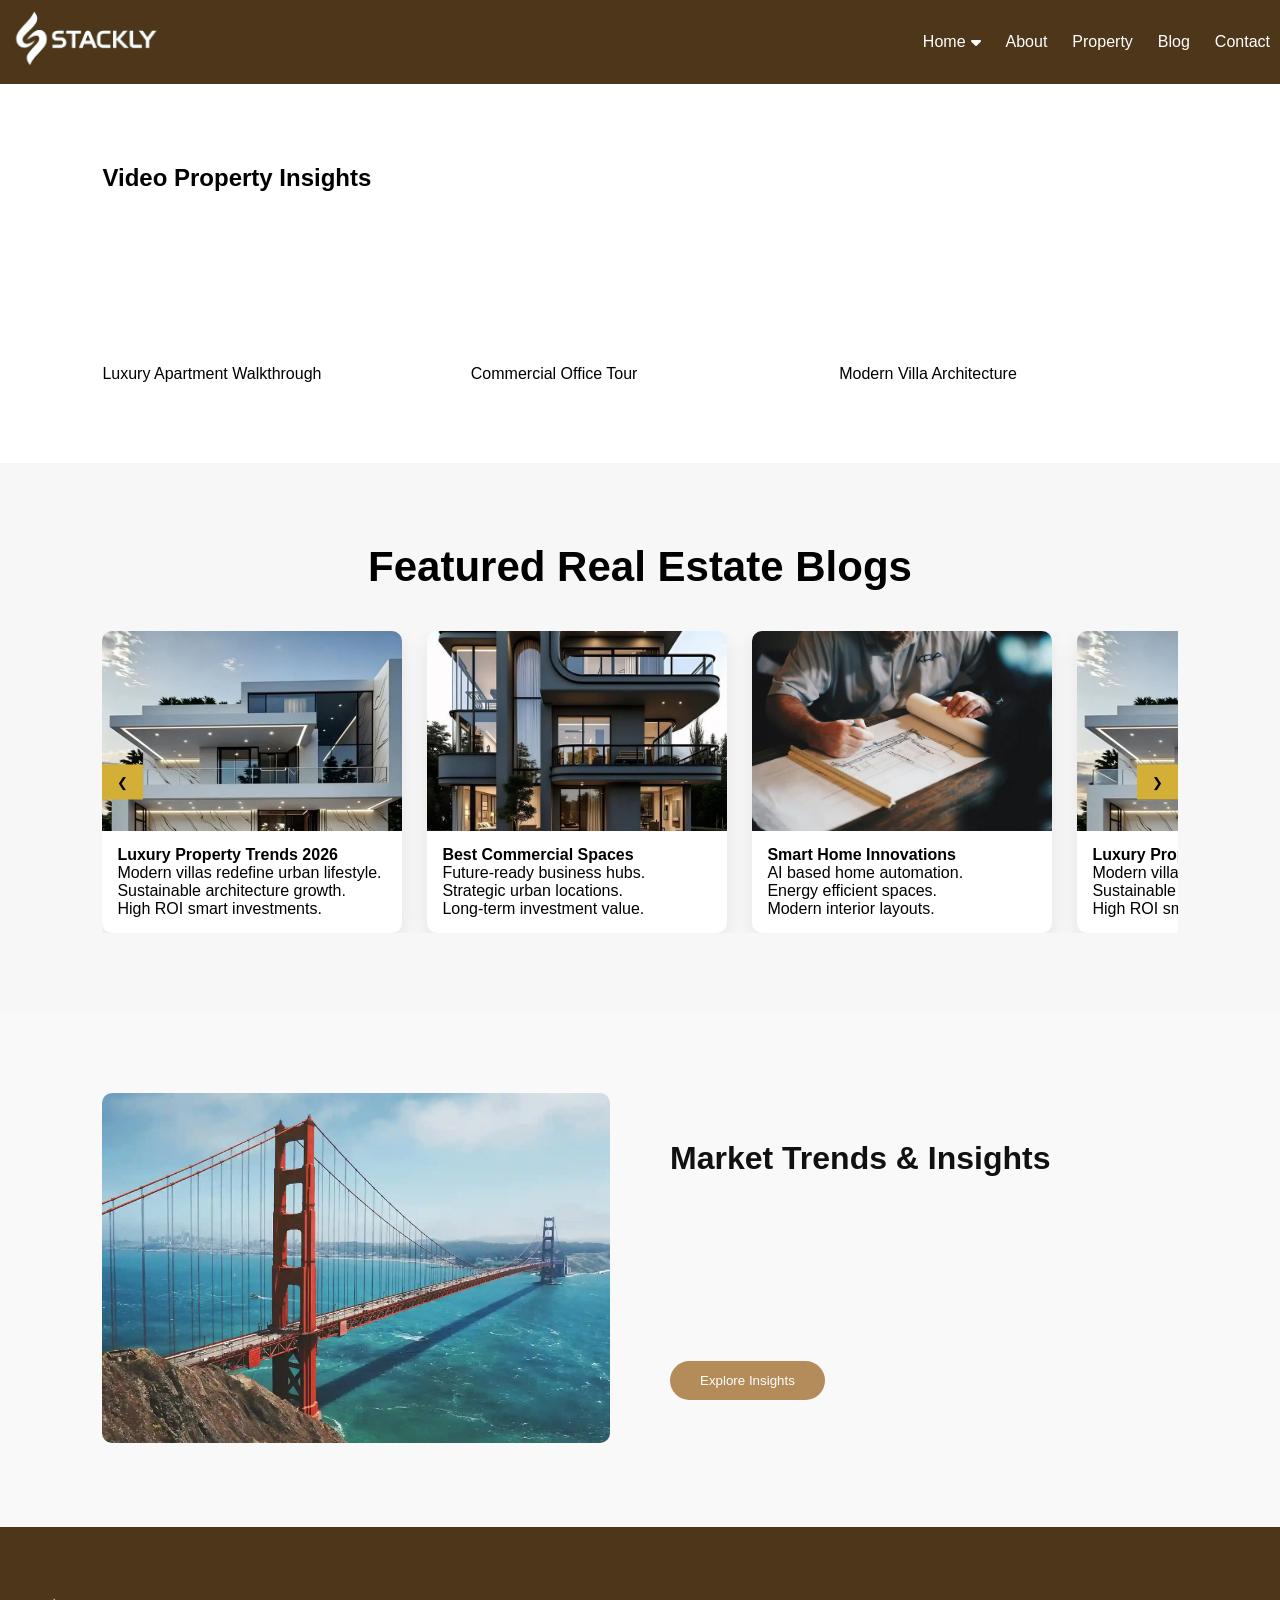
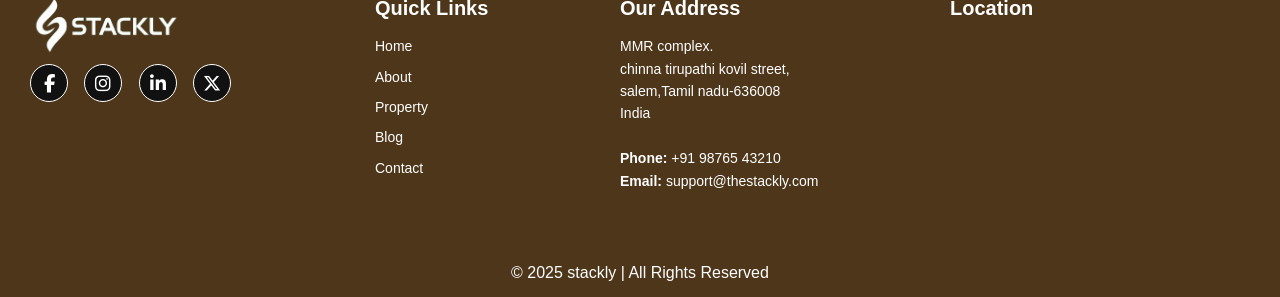
<file: blog.html>
<!DOCTYPE html>
<html lang="en">
<head>
    <meta charset="UTF-8">
    <meta name="viewport" content="width=device-width, initial-scale=1.0">
    <title>Real Estate</title>
    <!-- CSS Files -->
    <link rel="stylesheet" href="./style1.css">
    
    <link rel="stylesheet" href="https://cdnjs.cloudflare.com/ajax/libs/font-awesome/6.5.0/css/all.min.css">
</head>
<body>
    <!-- ================= HEADER ================= -->
    <header class="header">
        <a href="home2.html">   
            <img src="./white.webp" alt="Stackly Logo" style="height: 60px; ">
          </a> 
        <!-- div class="logo">Tech<span>Solutions</span></div> -->

        <!-- Navigation -->
        <nav class="navbar">
            <ul class="nav-links" >

                <li class="dropdown">
                    <a href="javascript:void(0)" class="dropdown-btn">Home <i class="fa-solid fa-caret-down"></i></a>
                
                    <ul class="dropdown-content">
                        <li><a href="./index.html">Home 1</a></li>
                        <li><a href="./home2.html">Home 2</a></li>
                    </ul>
                </li>
                

                <li><a href="./about1.html">About</a></li>
                <li><a href="./property.html">Property</a></li>
                <li><a href="./blog.html">Blog</a></li>
                <li><a href="./contact1.html">Contact</a></li>
                

            </ul>
        </nav>

        <!-- Toggle -->
        <div class="menu-toggle" id="menu-toggle">
            <i class="fa-solid fa-bars"></i>
        </div>

    </header>
    
<section class="reblg6-video-section">

    <h2 class="reblg6-video-title">Video Property Insights</h2>
    
    <div class="reblg6-video-grid">
    
    <div class="reblg6-video-card reblg6-left">
    <video src="./real.mp4" muted autoplay loop></video>
    <p>Luxury Apartment Walkthrough</p>
    </div>
    
    <div class="reblg6-video-card reblg6-right">
    <video src="./business.mp4" muted autoplay loop></video>
    <p>Commercial Office Tour</p>
    </div>
    
    <div class="reblg6-video-card reblg6-top">
    <video src="./real.mp4" muted autoplay loop></video>
    <p>Modern Villa Architecture</p>
    </div>
    
    </div>
    </section>

<section class="fblog-slider-section">

    <h2 class="fblog-heading">Featured Real Estate Blogs</h2>
    
    <div class="fblog-slider">
    
    <button class="fblog-arrow fblog-prev">&#10094;</button>
    
    <div class="fblog-track">
    
    <!-- BLOG 1 -->
    <div class="fblog-card">
    <div class="fblog-img">
    <img src="./archi.webp">
    </div>
    <div class="fblog-content">
    <h4>Luxury Property Trends 2026</h4>
    <p class="fblog-line">Modern villas redefine urban lifestyle.</p>
    <p class="fblog-line">Sustainable architecture growth.</p>
    <p class="fblog-line">High ROI smart investments.</p>
    </div>
    </div>
    
    <!-- BLOG 2 -->
    <div class="fblog-card">
    <div class="fblog-img">
    <img src="./archi1.webp">
    </div>
    <div class="fblog-content">
    <h4>Best Commercial Spaces</h4>
    <p class="fblog-line">Future-ready business hubs.</p>
    <p class="fblog-line">Strategic urban locations.</p>
    <p class="fblog-line">Long-term investment value.</p>
    </div>
    </div>
    
    <!-- BLOG 3 -->
    <div class="fblog-card">
    <div class="fblog-img">
    <img src="./archi5.webp">
    </div>
    <div class="fblog-content">
    <h4>Smart Home Innovations</h4>
    <p class="fblog-line">AI based home automation.</p>
    <p class="fblog-line">Energy efficient spaces.</p>
    <p class="fblog-line">Modern interior layouts.</p>
    </div>
    </div>
    
    <!-- DUPLICATE BLOGS FOR LOOP -->
    <div class="fblog-card">
    <div class="fblog-img">
    <img src="./archi.webp">
    </div>
    <div class="fblog-content">
    <h4>Luxury Property Trends 2026</h4>
    <p class="fblog-line">Modern villas redefine urban lifestyle.</p>
    <p class="fblog-line">Sustainable architecture growth.</p>
    <p class="fblog-line">High ROI smart investments.</p>
    </div>
    </div>
    
    <div class="fblog-card">
    <div class="fblog-img">
    <img src="./archi1.webp">
    </div>
    <div class="fblog-content">
    <h4>Best Commercial Spaces</h4>
    <p class="fblog-line">Future-ready business hubs.</p>
    <p class="fblog-line">Strategic urban locations.</p>
    <p class="fblog-line">Long-term investment value.</p>
    </div>
    </div>
    
    </div>
    
    <button class="fblog-arrow fblog-next">&#10095;</button>
    
    </div>
    </section>

    <style>

        .fblog-slider-section{
        padding:80px 8%;
        background:#f7f7f7;
        overflow:hidden;
        }
        
        .fblog-heading{
        text-align:center;
        font-size:42px;
        margin-bottom:40px;
        }
        
        .fblog-slider{
        position:relative;
        overflow:hidden;
        }
        
        .fblog-track{
        display:flex;
        transition:0.6s;
        }
        
        .fblog-card{
        min-width:300px;
        margin-right:25px;
        background:#fff;
        border-radius:10px;
        overflow:hidden;
        box-shadow:0 8px 20px rgba(0,0,0,0.08);
        }
        
        .fblog-img{
        height:200px;
        overflow:hidden;
        }
        
        .fblog-img img{
        width:100%;
        height:100%;
        object-fit:cover;
        transition:0.5s;
        }
        
        .fblog-card:hover img{
        transform:scale(1.1);
        }
        
        .fblog-content{
        padding:15px;
        }
        
        .fblog-line{
        opacity:0;
        transform:translateY(20px);
        animation:fblogFade 0.6s forwards;
        }
        
        .fblog-line:nth-child(2){animation-delay:0.2s;}
        .fblog-line:nth-child(3){animation-delay:0.4s;}
        .fblog-line:nth-child(4){animation-delay:0.6s;}
        
        @keyframes fblogFade{
        to{
        opacity:1;
        transform:translateY(0);
        }
        }
        
        /* ARROWS */
        .fblog-arrow{
        position:absolute;
        top:50%;
        transform:translateY(-50%);
        background:#d4af37;
        color:#000;
        border:none;
        padding:10px 15px;
        cursor:pointer;
        z-index:10;
        }
        
        .fblog-prev{left:0;}
        .fblog-next{right:0;}
        
        /* RESPONSIVE */
        @media(max-width:992px){
        .fblog-card{
        min-width:260px;
        }
        }
        
        @media(max-width:600px){
        .fblog-card{
        min-width:90%;
        }
        .fblog-heading{
        font-size:26px;
        }
        }
        
        </style>

<script>

    const fblogTrack = document.querySelector('.fblog-track');
    const fblogNext = document.querySelector('.fblog-next');
    const fblogPrev = document.querySelector('.fblog-prev');
    
    let position = 0;
    
    function moveNext(){
    position -= 325;
    if(Math.abs(position) >= fblogTrack.scrollWidth/2){
    position = 0;
    }
    fblogTrack.style.transform = "translateX("+position+"px)";
    }
    
    function movePrev(){
    position += 325;
    if(position > 0){
    position = -(fblogTrack.scrollWidth/2);
    }
    fblogTrack.style.transform = "translateX("+position+"px)";
    }
    
    fblogNext.onclick = moveNext;
    fblogPrev.onclick = movePrev;
    
    /* AUTO SLIDE */
    setInterval(moveNext,3000);
    
    </script>





<!-- ================= MARKET TRENDS SECTION ================= -->
<section class="reblg6-trend-section">

    <div class="reblg6-trend-container">
  
      <!-- IMAGE -->
      <div class="reblg6-trend-img reveal-left">
        <img src="./urban.webp" alt="Market Trends">
      </div>
  
      <!-- CONTENT -->
      <div class="reblg6-trend-content reveal-right">
        <h2 class="reveal-top">Market Trends & Insights</h2>
  
        <ul>
          <li class="reveal-item">Chennai property price appreciation rising by 15% annually.</li>
          <li class="reveal-item">Demand for smart homes increased in urban zones.</li>
          <li class="reveal-item">Commercial real estate shows high ROI potential.</li>
          <li class="reveal-item">Sustainable architecture gaining buyer interest.</li>
        </ul>
  <a href="./404.html">
        <button class="trend-btn reveal-bottom">Explore Insights</button>
      </div></a>
  
    </div>
  
  </section>

<style>
    
/* ================= SECTION STYLING ================= */

.reblg6-trend-section {
  width: 100%;
  padding: 80px 8%;
  background: #f9f9f9;
  overflow: hidden;
}

.reblg6-trend-container {
  display: flex;
  align-items: center;
  justify-content: space-between;
  gap: 60px;
  flex-wrap: wrap;
}

/* ================= IMAGE ================= */

.reblg6-trend-img {
  flex: 1 1 45%;
  position: relative;
}

.reblg6-trend-img img {
  width: 100%;
  border-radius: 12px;
  transition: 0.6s ease;
  animation: floatImg 4s ease-in-out infinite;
}

.reblg6-trend-img:hover img {
  transform: scale(1.05);
}

/* Floating Animation */
@keyframes floatImg {
  0% { transform: translateY(0px); }
  50% { transform: translateY(-10px); }
  100% { transform: translateY(0px); }
}

/* ================= CONTENT ================= */

.reblg6-trend-content {
  flex: 1 1 45%;
}

.reblg6-trend-content h2 {
  font-size: 32px;
  margin-bottom: 20px;
  color: #111;
}

.reblg6-trend-content ul {
  list-style: none;
  padding: 0;
}

.reblg6-trend-content li {
  font-size: 18px;
  margin-bottom: 15px;
  padding-left: 25px;
  position: relative;
  opacity: 0;
  transform: translateX(30px);
}

.reblg6-trend-content li::before {
  content: "✔";
  position: absolute;
  left: 0;
  color: #b48c5a;
  font-weight: bold;
}

/* Button */
.trend-btn {
  margin-top: 20px;
  padding: 12px 30px;
  background: #b48c5a;
  color: #fff;
  border: none;
  border-radius: 30px;
  cursor: pointer;
  transition: 0.4s ease;
}

.trend-btn:hover {
  background: #000;
  transform: translateY(-3px);
}

/* ================= REVEAL ANIMATIONS ================= */

.reveal-left,
.reveal-right,
.reveal-top,
.reveal-bottom {
  opacity: 0;
  transition: all 1s ease;
}

.reveal-left { transform: translateX(-60px); }
.reveal-right { transform: translateX(60px); }
.reveal-top { transform: translateY(-40px); }
.reveal-bottom { transform: translateY(40px); }

.active {
  opacity: 1 !important;
  transform: translate(0,0) !important;
}

/* List stagger animation */
.reveal-item.active {
  opacity: 1;
  transform: translateX(0);
  transition: all 0.6s ease;
}

/* ================= RESPONSIVE ================= */

@media (max-width: 1024px) {
  .reblg6-trend-content h2 {
    font-size: 28px;
  }
}

@media (max-width: 768px) {
  .reblg6-trend-container {
    flex-direction: column;
  }

  .reblg6-trend-content h2 {
    font-size: 24px;
  }

  .reblg6-trend-content li {
    font-size: 16px;
  }
}
.reblg6-trend-section,
.reblg6-invest-section,
.reblg6-video-section{
padding:80px 8%;
overflow:hidden;
}

/* FLEX */
.reblg6-trend-container,
.reblg6-invest-container{
display:flex;
align-items:center;
gap:60px;
}

/* IMAGE */
.reblg6-trend-img,
.reblg6-invest-img{
flex:1;
opacity:0;
transition:1s;
}

.reblg6-trend-img img,
.reblg6-invest-img img{
width:100%;
height:350px;
object-fit:cover;
border-radius:10px;
transition:0.5s;
}

.reblg6-trend-img:hover img,
.reblg6-invest-img:hover img{
transform:scale(1.1);
}

/* CONTENT */
.reblg6-trend-content,
.reblg6-invest-content{
flex:1;
opacity:0;
transition:1s;
}

/* VIDEO */
.reblg6-video-grid{
display:grid;
grid-template-columns:repeat(3,1fr);
gap:30px;
}

.reblg6-video-card{
opacity:0;
transition:1s;
}

.reblg6-video-card video{
width:100%;
border-radius:10px;
transition:0.5s;
}

.reblg6-video-card:hover video{
transform:scale(1.05);
}

/* DIRECTIONS */
.reblg6-left{transform:translateX(-80px);}
.reblg6-right{transform:translateX(80px);}
.reblg6-top{transform:translateY(-80px);}
.reblg6-bottom{transform:translateY(80px);}

.reblg6-show{
opacity:1;
transform:translate(0);
}

/* RESPONSIVE */
@media(max-width:992px){
.reblg6-trend-container,
.reblg6-invest-container{
flex-direction:column;
}
.reblg6-video-grid{
grid-template-columns:repeat(2,1fr);
}
}

@media(max-width:600px){
.reblg6-video-grid{
grid-template-columns:1fr;
}
}

</style>

<script>

    const reblg6Items = document.querySelectorAll('.reblg6-left, .reblg6-right, .reblg6-top, .reblg6-bottom');
    
    window.addEventListener('scroll',()=>{
    
    reblg6Items.forEach((item,i)=>{
    
    let top = item.getBoundingClientRect().top;
    let win = window.innerHeight;
    
    if(top < win - 100){
    setTimeout(()=>{
    item.classList.add('reblg6-show');
    },i*200);
    }
    
    });
    
    });
    

const reveals = document.querySelectorAll(
  '.reveal-left, .reveal-right, .reveal-top, .reveal-bottom, .reveal-item'
);

function revealOnScroll() {
  const windowHeight = window.innerHeight;

  reveals.forEach((el, index) => {
    const elementTop = el.getBoundingClientRect().top;

    if (elementTop < windowHeight - 100) {
      if (el.classList.contains("reveal-item")) {
        setTimeout(() => {
          el.classList.add("active");
        }, index * 200);
      } else {
        el.classList.add("active");
      }
    }
  });
}

window.addEventListener("scroll", revealOnScroll);
window.addEventListener("load", revealOnScroll);
</script>
    </script>

   <!-- <footer> -->
    <footer class="footer">
        <div class="footer-container">
    
            <!-- Logo / About -->
            <div class="footer-box">
              <a href="./home2.html">
                <img src="./white.webp" alt="Stackly Logo" class="footer-logo"  style="height:60px;"></a>
   
               
                <!-- <p>We deliver secure, scalable and innovative IT services for global businesses.</p><br> -->
    
                <!-- Social Icons -->
                <div class="footer-social">
                    <a href="./404.html"><i class="fa-brands fa-facebook-f"></i></a>
                    <a href="./404.html"><i class="fa-brands fa-instagram"></i></a>
                    <a href="./404.html"><i class="fa-brands fa-linkedin-in"></i></a>
                    <a href="./404.html"><i class="fa-brands fa-x-twitter"></i></a>
                </div>
            </div>
    
            <!-- Quick Links -->
            <div class="footer-box">
                <h3>Quick Links</h3>
                <ul>
                    <li><a href="./home2.html">Home </a></li>
                    
                    <li><a href="./about1.html">About</a></li>
                <li><a href="./property.html">Property</a></li>
                <li><a href="./blog.html">Blog</a></li>
                <li><a href="./contact1.html">Contact</a></li>
                </ul>
            </div>
    
            <!-- Address -->
            <div class="footer-box">
                <h3>Our Address</h3>
                <p>
                    MMR complex.<br>
                    chinna tirupathi kovil street,<br>
                    salem,Tamil nadu-636008<br>
                    <!-- Bengaluru, Karnataka – 560066<br> -->
                    India<br><br>
    
                    <strong>Phone:</strong> +91 98765 43210<br>
                    <strong>Email:</strong> support@thestackly.com
                </p>
            </div>
    
            <!-- Google Map -->
            <div class="footer-box">
                <h3>Location</h3>
                <iframe 
                src="https://www.google.com/maps?q=Salem%20Tamil%20Nadu&output=embed"
                    allowfullscreen="" 
                    loading="lazy">
                </iframe>
            </div>
    
        </div>
    
        <div class="footer-bottom">
            <p>© 2025 stackly | All Rights Reserved</p>
        </div>
    </footer>
</file>
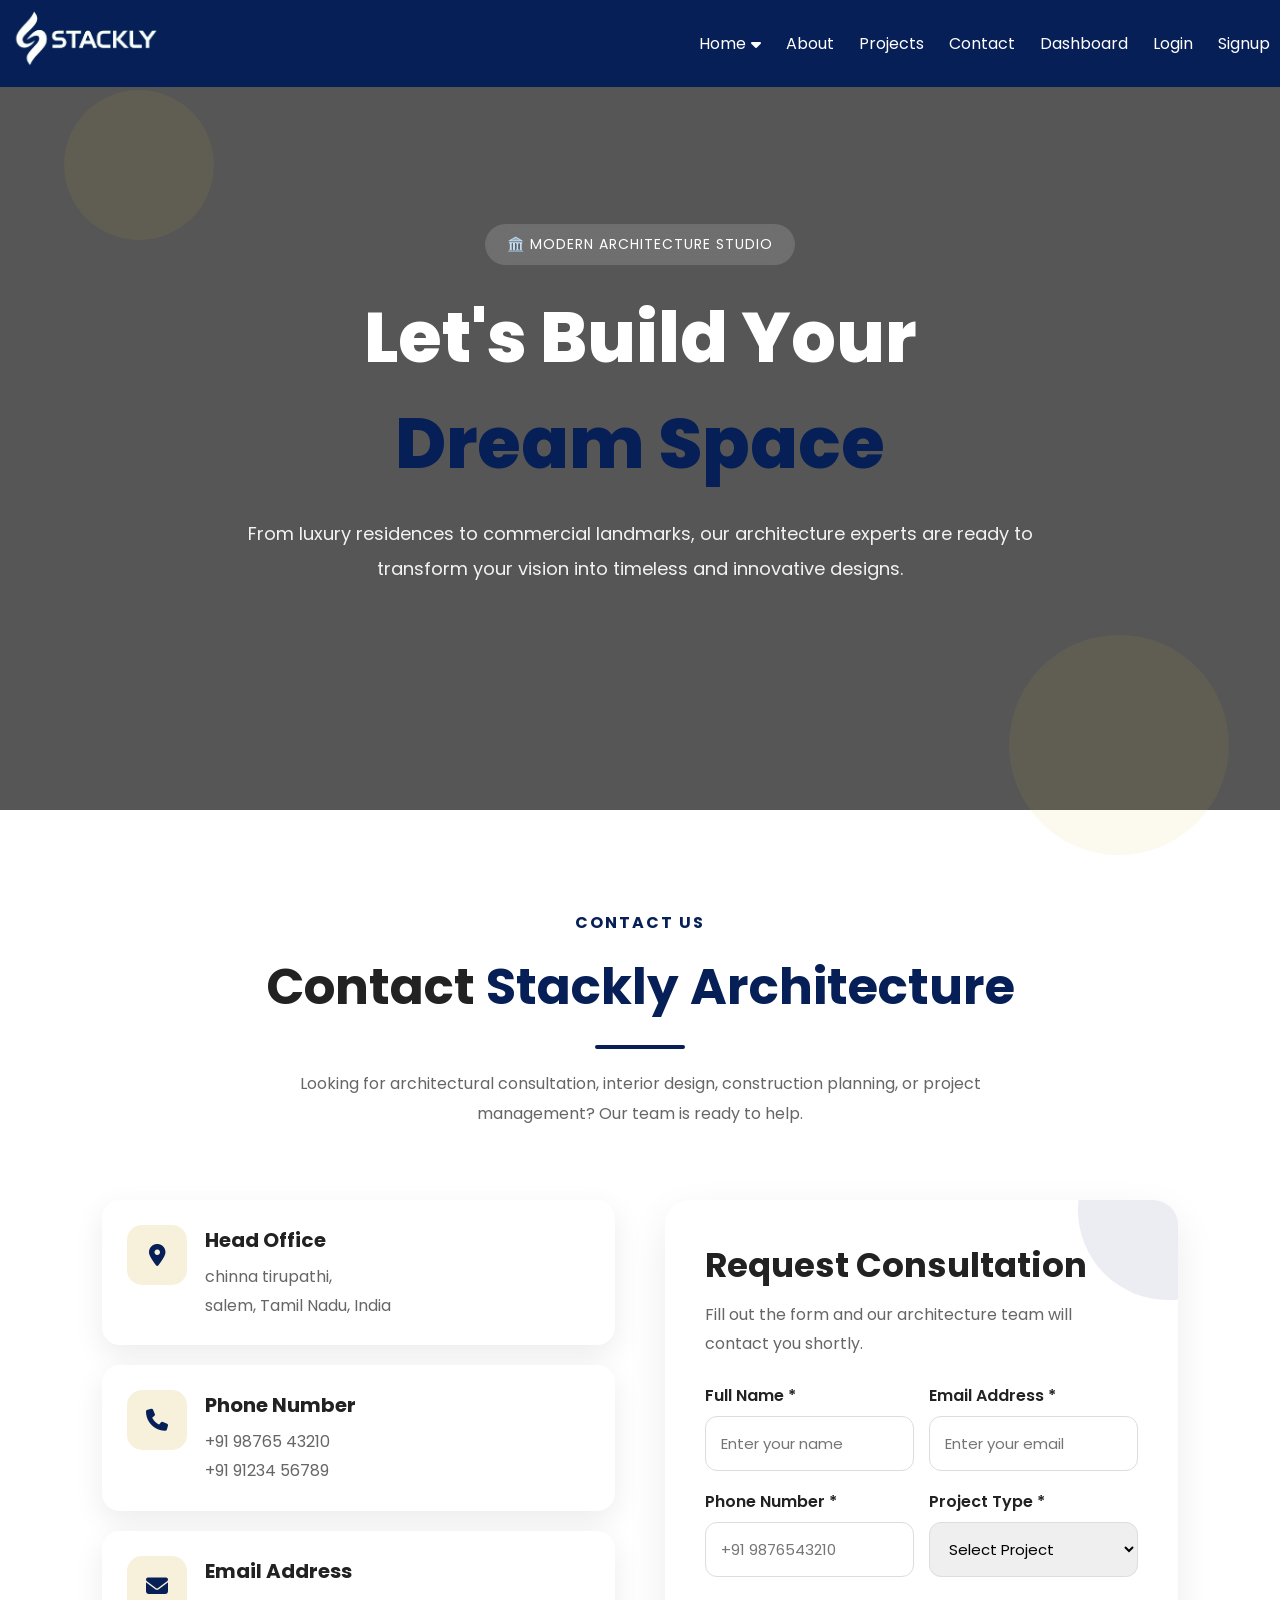
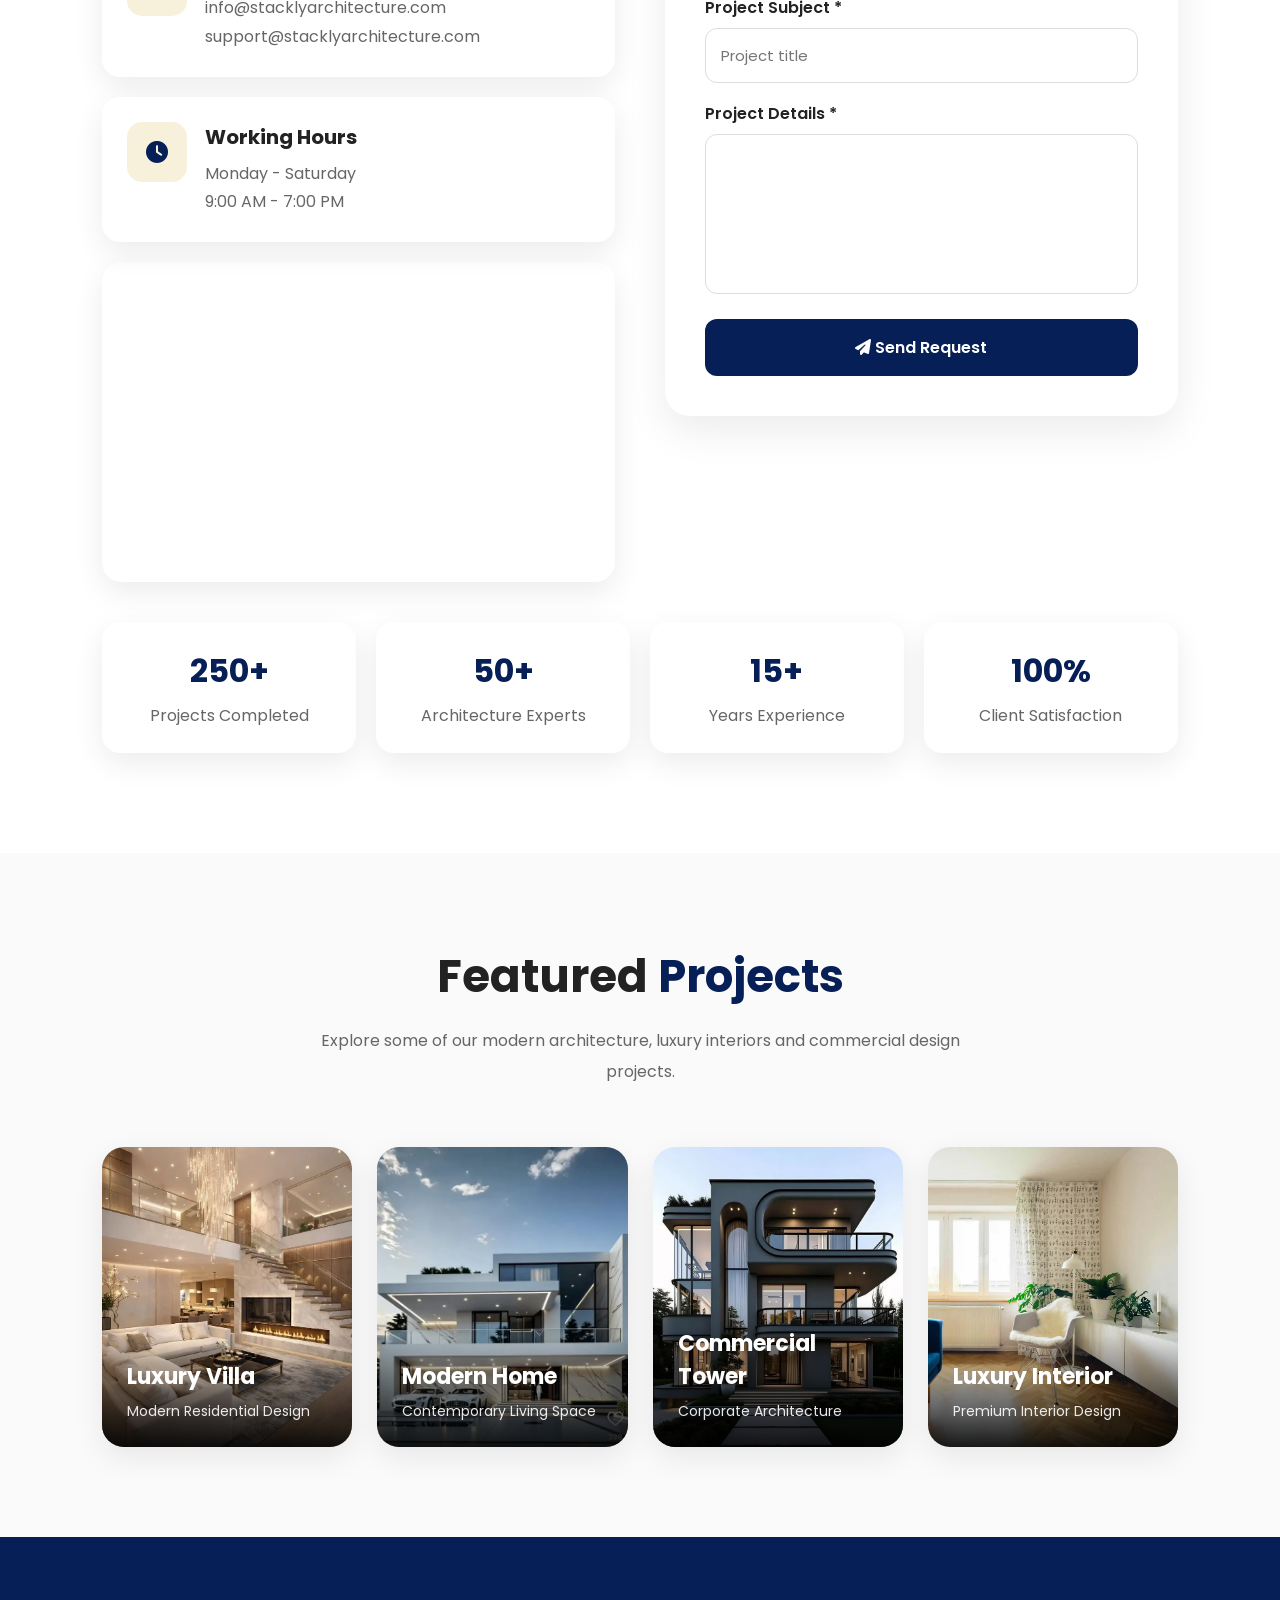
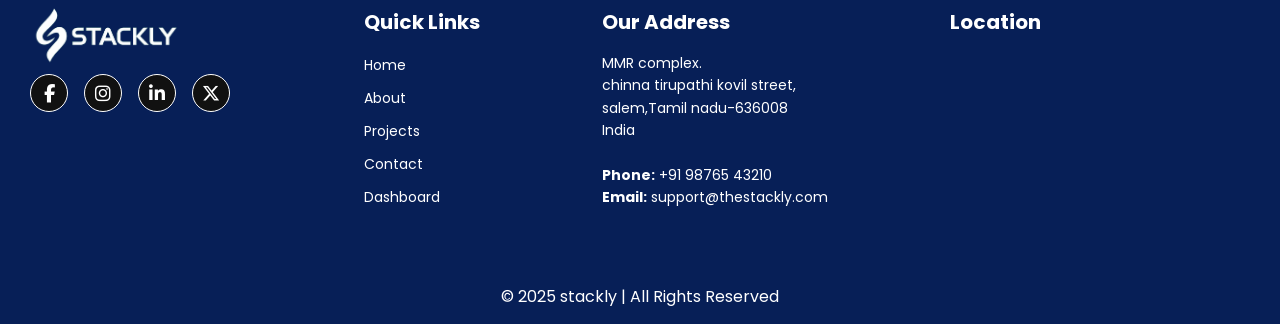
<file: contact.html>
<!DOCTYPE html>
<html lang="en">
<head>
    <meta charset="UTF-8">
    <meta name="viewport" content="width=device-width, initial-scale=1.0">
    <title>Architecture</title>
    <!-- CSS Files -->
    <link rel="stylesheet" href="./style.css">
    
    <link rel="stylesheet" href="https://cdnjs.cloudflare.com/ajax/libs/font-awesome/6.5.0/css/all.min.css">
</head>
<body>
    <!-- ================= HEADER ================= -->
    <header class="header">
        <a href="index.html">   
            <img src="./white.webp" alt="Stackly Logo" style="height: 60px; ">
          </a> 
        <!-- div class="logo">Tech<span>Solutions</span></div> -->

        <!-- Navigation -->
        <nav class="navbar">
            <ul class="nav-links" >

                <li class="dropdown">
                    <a href="javascript:void(0)" class="dropdown-btn">Home <i class="fa-solid fa-caret-down"></i></a>
                
                    <ul class="dropdown-content">
                        <li><a href="./index.html">Home 1</a></li>
                        <li><a href="./home2.html">Home 2</a></li>
                    </ul>
                </li>
                

                <li><a href="./about.html">About</a></li>
                <li><a href="./projects.html">Projects</a></li>
                <li><a href="./contact.html">Contact</a></li>
                <li><a href="./dashboard.html">Dashboard</a></li>
                <li><a href="./login.html">Login</a></li>
                <li><a href="./signup.html">Signup</a></li>
                

            </ul>
        </nav>

        <!-- Toggle -->
        <div class="menu-toggle" id="menu-toggle">
            <i class="fa-solid fa-bars"></i>
        </div>

    </header>
    
    <!DOCTYPE html>
    <html lang="en">
    <head>
    
    <meta charset="UTF-8">
    <meta name="viewport" content="width=device-width, initial-scale=1.0">
    
    <title>Stackly Architecture - Contact Us</title>
    
    <link href="https://fonts.googleapis.com/css2?family=Poppins:wght@300;400;500;600;700;800&display=swap" rel="stylesheet">
    
    <link rel="stylesheet"
    href="https://cdnjs.cloudflare.com/ajax/libs/font-awesome/6.4.0/css/all.min.css">
    
    <style>
    
    *{
    margin:0;
    padding:0;
    box-sizing:border-box;
    font-family:'Poppins',sans-serif;
    }
    
    html{
    scroll-behavior:smooth;
    }
    
    body{
    overflow-x:hidden;
    background:#f7f7f7;
    color:#222;
    }
    
    /* HERO SECTION */
    
    .hero-section{
    position:relative;
    height:90vh;
    display:flex;
    align-items:center;
    justify-content:center;
    text-align:center;
    overflow:hidden;
    }
    
    .hero-video{
    position:absolute;
    top:0;
    left:0;
    width:100%;
    height:100%;
    object-fit:cover;
    z-index:-3;
    }
    
    .hero-overlay{
    position:absolute;
    top:0;
    left:0;
    width:100%;
    height:100%;
    background:rgba(0,0,0,.65);
    z-index:-2;
    }
    
    .hero-content{
    max-width:850px;
    padding:20px;
    color:#fff;
    animation:fadeUp 1.2s ease;
    }
    
    .hero-badge{
    display:inline-block;
    padding:10px 22px;
    background:rgba(255,255,255,.15);
    backdrop-filter:blur(10px);
    border-radius:30px;
    margin-bottom:20px;
    font-size:14px;
    letter-spacing:1px;
    }
    
    .hero-content h1{
    font-size:70px;
    font-weight:800;
    margin-bottom:20px;
    }
    
    .hero-content h1 span{
    color:rgb(7, 31, 87);
    }
    
    .hero-content p{
    font-size:18px;
    line-height:1.9;
    color:#f2f2f2;
    }
    
    @keyframes fadeUp{
    
    from{
    opacity:0;
    transform:translateY(60px);
    }
    
    to{
    opacity:1;
    transform:translateY(0);
    }
    
    }
    
    /* CONTACT SECTION */
    
    .contact-section{
    padding:100px 8%;
    background:#fff;
    }
    
    .contact-header{
    text-align:center;
    margin-bottom:70px;
    }
    
    .contact-tag{
    display:inline-block;
    color:rgb(7, 31, 87);
    font-weight:700;
    letter-spacing:2px;
    margin-bottom:15px;
    }
    
    .contact-header h2{
    font-size:50px;
    margin-bottom:20px;
    }
    
    .contact-header h2 span{
    color:rgb(7, 31, 87);
    }
    
    .contact-line{
    width:90px;
    height:4px;
    background:rgb(7, 31, 87);
    margin:auto;
    border-radius:20px;
    margin-bottom:20px;
    }
    
    .contact-header p{
    max-width:750px;
    margin:auto;
    line-height:1.9;
    color:#666;
    }
    
    /* GRID */
    
    .contact-grid{
    display:grid;
    grid-template-columns:1fr 1fr;
    gap:50px;
    align-items:start;
    }
    
    /* LEFT SIDE */
    
    .contact-info{
    display:flex;
    flex-direction:column;
    gap:20px;
    }
    
    .contact-card{
    background:#fff;
    padding:25px;
    border-radius:18px;
    display:flex;
    gap:18px;
    align-items:flex-start;
    box-shadow:0 10px 30px rgba(0,0,0,.08);
    transition:.4s;
    }
    
    .contact-card:hover{
    transform:translateY(-8px);
    }
    
    .contact-icon{
    width:60px;
    height:60px;
    border-radius:15px;
    background:#f7f1dc;
    display:flex;
    align-items:center;
    justify-content:center;
    flex-shrink:0;
    }
    
    .contact-icon i{
    font-size:22px;
    color:rgb(7, 31, 87);
    }
    
    .contact-card h4{
    margin-bottom:8px;
    font-size:20px;
    }
    
    .contact-card p{
    line-height:1.8;
    color:#666;
    }
    
    /* MAP */
    
    .contact-map{
    height:320px;
    border-radius:20px;
    overflow:hidden;
    box-shadow:0 10px 30px rgba(0,0,0,.08);
    }
    
    /* STATS */
    
    .stats-row{
    display:grid;
    grid-template-columns:repeat(4,1fr);
    gap:20px;
    margin-top:40px;
    }
    
    .stat-box{
    background:#fff;
    padding:25px;
    text-align:center;
    border-radius:18px;
    box-shadow:0 10px 30px rgba(0,0,0,.08);
    transition:.4s;
    }
    
    .stat-box:hover{
    transform:translateY(-8px);
    }
    
    .stat-box h3{
    font-size:32px;
    color:rgb(7, 31, 87);
    margin-bottom:8px;
    }
    
    .stat-box p{
    color:#666;
    }

    /* RIGHT FORM */

.contact-form{
background:#fff;
padding:40px;
border-radius:25px;
box-shadow:0 15px 40px rgba(0,0,0,.08);
position:relative;
overflow:hidden;
}

.contact-form::before{
content:"";
position:absolute;
width:180px;
height:180px;
background:rgb(7, 31, 87);
opacity:.08;
border-radius:50%;
top:-80px;
right:-80px;
}

.contact-form h3{
font-size:34px;
margin-bottom:10px;
}

.contact-form p{
color:#666;
line-height:1.8;
margin-bottom:25px;
}

.form-grid{
display:grid;
grid-template-columns:1fr 1fr;
gap:15px;
}

.form-group{
margin-bottom:18px;
}

.form-group label{
display:block;
margin-bottom:8px;
font-weight:600;
}

.form-group input,
.form-group select,
.form-group textarea{
width:100%;
padding:15px;
border:1px solid #ddd;
border-radius:12px;
font-size:15px;
outline:none;
transition:.3s;
}

.form-group input:focus,
.form-group select:focus,
.form-group textarea:focus{
border-color:rgb(7, 31, 87);
box-shadow:0 0 0 3px rgba(212,175,55,.15);
}

.form-group textarea{
height:160px;
resize:none;
}

.contact-submit{
width:100%;
padding:16px;
border:none;
border-radius:12px;
background:rgb(7, 31, 87);
color:#fff;
font-size:16px;
font-weight:600;
cursor:pointer;
transition:.4s;
}

.contact-submit:hover{
transform:translateY(-4px);
}

#error{
margin:15px 0;
font-weight:600;
color:red;
}

/* GALLERY SECTION */

.gallery-section{
padding:90px 8%;
background:#fafafa;
}

.gallery-header{
text-align:center;
margin-bottom:60px;
}

.gallery-header h2{
font-size:45px;
margin-bottom:15px;
}

.gallery-header span{
color:rgb(7, 31, 87);
}

.gallery-header p{
max-width:700px;
margin:auto;
line-height:1.9;
color:#666;
}

.arch-gallery{
display:grid;
grid-template-columns:repeat(4,1fr);
gap:25px;
}

.gallery-card{
position:relative;
overflow:hidden;
border-radius:22px;
height:300px;
cursor:pointer;
box-shadow:0 10px 30px rgba(0,0,0,.08);
}

.gallery-card img{
width:100%;
height:100%;
object-fit:cover;
transition:1s;
}

.gallery-card:hover img{
transform:scale(1.15);
}

.gallery-overlay{
position:absolute;
bottom:0;
left:0;
width:100%;
padding:25px;
background:linear-gradient(
transparent,
rgba(0,0,0,.9)
);
color:#fff;
}

.gallery-overlay h4{
font-size:22px;
margin-bottom:8px;
}

.gallery-overlay p{
font-size:14px;
opacity:.9;
}

/* FLOATING SHAPES */

.shape{
position:absolute;
border-radius:50%;
background:rgba(212,175,55,.08);
animation:floatShape 8s ease-in-out infinite;
}

.shape1{
width:150px;
height:150px;
top:10%;
left:5%;
}

.shape2{
width:220px;
height:220px;
bottom:5%;
right:4%;
animation-delay:2s;
}

@keyframes floatShape{

0%,100%{
transform:translateY(0);
}

50%{
transform:translateY(-25px);
}

}

/* RESPONSIVE */

@media(max-width:1200px){

.arch-gallery{
grid-template-columns:repeat(2,1fr);
}

.stats-row{
grid-template-columns:repeat(2,1fr);
}

}

@media(max-width:992px){

.contact-grid{
grid-template-columns:1fr;
}

.hero-content h1{
font-size:55px;
}

}

@media(max-width:768px){

.hero-section{
height:75vh;
}

.hero-content h1{
font-size:40px;
}

.hero-content p{
font-size:15px;
}

.contact-header h2{
font-size:34px;
}

.gallery-header h2{
font-size:34px;
}

.form-grid{
grid-template-columns:1fr;
}

.arch-gallery{
grid-template-columns:1fr;
}

.stats-row{
grid-template-columns:1fr;
}

.contact-form{
padding:25px;
}

}

@media(max-width:480px){

.hero-content h1{
font-size:30px;
}

.contact-section,
.gallery-section{
padding:70px 20px;
}

.contact-card{
padding:20px;
}

}
</style>
</head>

<body>

<div class="shape shape1"></div>
<div class="shape shape2"></div>

<!-- HERO -->

<section class="hero-section">

<video autoplay muted loop playsinline class="hero-video">
<source src="./est.mp4" type="video/mp4">
</video>

<div class="hero-overlay"></div>

<div class="hero-content">

<div class="hero-badge">
🏛️ MODERN ARCHITECTURE STUDIO
</div>

<h1>
Let's Build Your
<span>Dream Space</span>
</h1>

<p>
From luxury residences to commercial landmarks,
our architecture experts are ready to transform
your vision into timeless and innovative designs.
</p>

</div>

</section>

<!-- CONTACT -->

<section class="contact-section">

<div class="contact-header">

<span class="contact-tag">
CONTACT US
</span>

<h2>
Contact <span>Stackly Architecture</span>
</h2>

<div class="contact-line"></div>

<p>
Looking for architectural consultation, interior design,
construction planning, or project management?
Our team is ready to help.
</p>

</div>

<div class="contact-grid">

<!-- LEFT INFO -->

<div class="contact-info">

<div class="contact-card">
<div class="contact-icon">
<i class="fa-solid fa-location-dot"></i>
</div>
<div>
<h4>Head Office</h4>
<p>
chinna tirupathi,<br>
salem, Tamil Nadu, India
</p>
</div>
</div>

<div class="contact-card">
<div class="contact-icon">
<i class="fa-solid fa-phone"></i>
</div>
<div>
<h4>Phone Number</h4>
<p>
+91 98765 43210<br>
+91 91234 56789
</p>
</div>
</div>

<div class="contact-card">
<div class="contact-icon">
<i class="fa-solid fa-envelope"></i>
</div>
<div>
<h4>Email Address</h4>
<p>
info@stacklyarchitecture.com<br>
support@stacklyarchitecture.com
</p>
</div>
</div>

<div class="contact-card">
<div class="contact-icon">
<i class="fa-solid fa-clock"></i>
</div>
<div>
<h4>Working Hours</h4>
<p>
Monday - Saturday<br>
9:00 AM - 7:00 PM
</p>
</div>
</div>

<div class="contact-map">

<iframe
src="https://www.google.com/maps?q=Salem%20Tamil%20Nadu&output=embed"
width="100%"
height="100%"
style="border:0;">
</iframe>

</div>

</div>

<!-- RIGHT FORM -->

<div class="contact-form">

<h3>Request Consultation</h3>

<p>
Fill out the form and our architecture team
will contact you shortly.
</p>

<form id="contactForm">

  <div class="form-grid">

    <div class="form-group">
    <label>Full Name *</label>
    <input
    type="text"
    id="name"
    placeholder="Enter your name">
    </div>
    
    <div class="form-group">
    <label>Email Address *</label>
    <input
    type="email"
    id="email"
    placeholder="Enter your email">
    </div>
    
    </div>
    
    <div class="form-grid">
    
    <div class="form-group">
    <label>Phone Number *</label>
    <input
    type="text"
    id="phone"
    placeholder="+91 9876543210">
    </div>
    
    <div class="form-group">
    <label>Project Type *</label>
    
    <select id="service">
    
    <option value="">
    Select Project
    </option>
    
    <option>Residential Design</option>
    <option>Commercial Building</option>
    <option>Interior Design</option>
    <option>Landscape Design</option>
    <option>Renovation Project</option>
    
    </select>
    
    </div>
    
    </div>
    
    <div class="form-group">
    
    <label>Project Subject *</label>
    
    <input
    type="text"
    id="subject"
    placeholder="Project title">
    
    </div>
    
    <div class="form-group">
    
    <label>Project Details *</label>
    
    <textarea
    id="message"
    placeholder="Tell us about your project">
    </textarea>
    
    </div>
    
    <p id="error"></p>
    
    <button
    type="submit"
    class="contact-submit">
    
    <i class="fa-solid fa-paper-plane"></i>
     Send Request
    
    </button>
    
    </form>
    
    </div>
    
    </div>
    
    <!-- STATS -->
    
    <div class="stats-row">
    
    <div class="stat-box">
    <h3>250+</h3>
    <p>Projects Completed</p>
    </div>
    
    <div class="stat-box">
    <h3>50+</h3>
    <p>Architecture Experts</p>
    </div>
    
    <div class="stat-box">
    <h3>15+</h3>
    <p>Years Experience</p>
    </div>
    
    <div class="stat-box">
    <h3>100%</h3>
    <p>Client Satisfaction</p>
    </div>
    
    </div>
    
    </section>
    
    <!-- GALLERY -->
    
    <section class="gallery-section">
    
    <div class="gallery-header">
    
    <h2>
    Featured <span>Projects</span>
    </h2>
    
    <p>
    Explore some of our modern architecture,
    luxury interiors and commercial design projects.
    </p>
    
    </div>
    
    <div class="arch-gallery">
    
    <div class="gallery-card">
    <img src="./lux.webp" alt="">
    <div class="gallery-overlay">
    <h4>Luxury Villa</h4>
    <p>Modern Residential Design</p>
    </div>
    </div>
    
    <div class="gallery-card">
    <img src="./archi.webp" alt="">
    <div class="gallery-overlay">
    <h4>Modern Home</h4>
    <p>Contemporary Living Space</p>
    </div>
    </div>
    
    <div class="gallery-card">
    <img src="./archi1.webp" alt="">
    <div class="gallery-overlay">
    <h4>Commercial Tower</h4>
    <p>Corporate Architecture</p>
    </div>
    </div>
    
    <div class="gallery-card">
    <img src="./interior.webp" alt="">
    <div class="gallery-overlay">
    <h4>Luxury Interior</h4>
    <p>Premium Interior Design</p>
    </div>
    </div>
    
    </div>
    
    </section>
    
    <script>
    
    document
    .getElementById("contactForm")
    .addEventListener("submit",function(e){
    
    e.preventDefault();
    
    let name=
    document.getElementById("name").value.trim();
    
    let email=
    document.getElementById("email").value.trim();
    
    let phone=
    document.getElementById("phone").value.trim();
    
    let service=
    document.getElementById("service").value.trim();
    
    let subject=
    document.getElementById("subject").value.trim();
    
    let message=
    document.getElementById("message").value.trim();
    
    let error=
    document.getElementById("error");
    
    let emailPattern=
    /^[^\s@]+@[^\s@]+\.[^\s@]+$/;
    
    let phonePattern=
    /^[0-9]{10}$/;
    
    if(
    name==="" ||
    email==="" ||
    phone==="" ||
    service==="" ||
    subject==="" ||
    message==="" ||
    !emailPattern.test(email) ||
    !phonePattern.test(phone)
    ){
    
    error.innerHTML=
    "Please fill details correctly";
    
    error.style.color="red";
    
    return;
    
    }
    
    window.location.href="404.html";
    
    });
    
    </script>
    
    </body>
    </html>
  <script src="./script.js"></script>

  
  
     <!-- <footer> -->
      <footer class="footer">
        <div class="footer-container">
    
            <!-- Logo / About -->
            <div class="footer-box">
              <a href="./index.html">
                <img src="./white.webp" alt="Stackly Logo" class="footer-logo"  style="height:60px;"></a>
   
               
                <!-- <p>We deliver secure, scalable and innovative IT services for global businesses.</p><br> -->
    
                <!-- Social Icons -->
                <div class="footer-social">
                    <a href="./404.html"><i class="fa-brands fa-facebook-f"></i></a>
                    <a href="./404.html"><i class="fa-brands fa-instagram"></i></a>
                    <a href="./404.html"><i class="fa-brands fa-linkedin-in"></i></a>
                    <a href="./404.html"><i class="fa-brands fa-x-twitter"></i></a>
                </div>
            </div>
            <!-- Quick Links -->
            <div class="footer-box">
                <h3>Quick Links</h3>
                <ul>
                    <li><a href="./index.html">Home </a></li>
                    <li><a href="./about.html">About</a></li>
                <li><a href="./projects.html">Projects</a></li>
                <li><a href="./contact.html">Contact</a></li>
                <li><a href="./dashboard.html">Dashboard</a></li>
                </ul>
            </div>
    
            <!-- Address -->
            <div class="footer-box">
                <h3>Our Address</h3>
                <p>
                    MMR complex.<br>
                    chinna tirupathi kovil street,<br>
                    salem,Tamil nadu-636008<br>
                    <!-- Bengaluru, Karnataka – 560066<br> -->
                    India<br><br>
    
                    <strong>Phone:</strong> +91 98765 43210<br>
                    <strong>Email:</strong> support@thestackly.com
                </p>
            </div>
    
            <!-- Google Map -->
            <div class="footer-box">
                <h3>Location</h3>
                <iframe 
                src="https://www.google.com/maps?q=Salem%20Tamil%20Nadu&output=embed"
                    allowfullscreen="" 
                    loading="lazy">
                </iframe>
            </div>
    
        </div>
    
        <div class="footer-bottom">
            <p>© 2025 stackly | All Rights Reserved</p>
        </div>
    </footer>       


<script src="./script.js"></script>
</file>
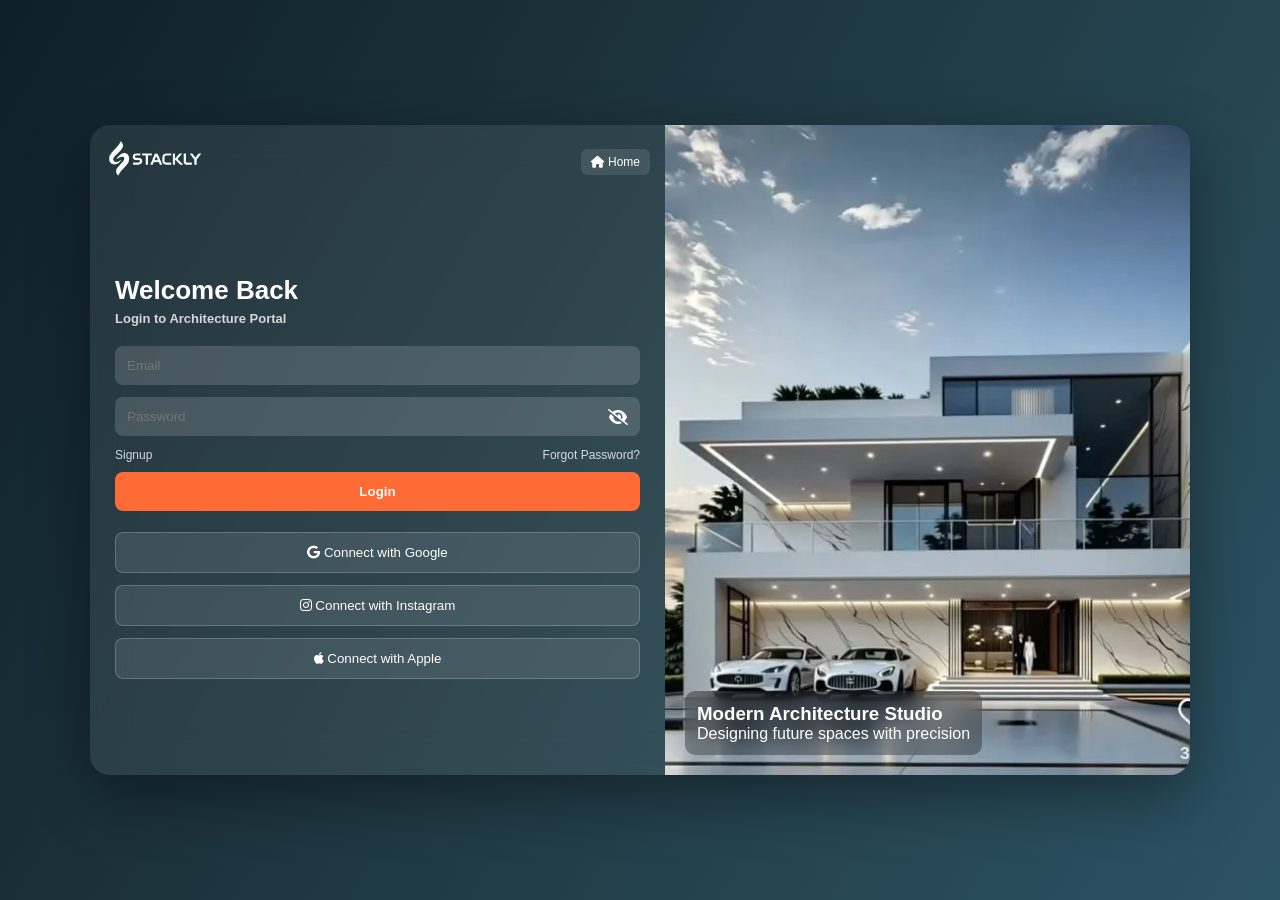
<file: login.html>
<!DOCTYPE html>
<html lang="en">
<head>
<meta charset="UTF-8">
<meta name="viewport" content="width=device-width, initial-scale=1.0">

<title>Stackly Magazine - Login</title>

<link rel="stylesheet"
href="https://cdnjs.cloudflare.com/ajax/libs/font-awesome/6.4.0/css/all.min.css">

<style>

/* ================= GLOBAL ================= */
*{
margin:0;
padding:0;
box-sizing:border-box;
font-family:'Poppins',sans-serif;
}

body{
min-height:100vh;
display:flex;
justify-content:center;
align-items:center;
overflow-x:hidden;
overflow-y:auto;   /* ✅ enables scrolling */
background:linear-gradient(120deg,#0f2027,#203a43,#2c5364);
}
/* ================= WRAPPER ================= */
.wrapper{
  
min-height:650px;
height:auto;   /* ✅ allows content growth */

width:92%;
max-width:1100px;
height:650px;
display:flex;
border-radius:20px;
overflow:hidden;
background:rgba(255,255,255,0.08);
backdrop-filter:blur(20px);
box-shadow:0 20px 60px rgba(0,0,0,0.4);
}

/* ================= LEFT ================= */
.left{
flex:1;
padding:25px;
color:#fff;
display:flex;
flex-direction:column;
justify-content:center;
position:relative;
}

/* TOP BAR */
.top-bar{
position:absolute;
top:15px;
left:15px;
right:15px;
display:flex;
justify-content:space-between;
align-items:center;
}

.logo{
display:flex;
align-items:center;
gap:8px;
font-weight:600;
font-size:18px;
}

.logo i{
color:#ff6b35;
}
@media (max-width:768px){
body{
align-items:flex-start; /* important for scroll */
padding:20px 0;
}
}

.home-btn{
text-decoration:none;
color:#fff;
padding:6px 10px;
border-radius:6px;
background:rgba(255,255,255,0.1);
font-size:12px;
}

/* LOGIN */
.login-box{
margin-top:60px;
}

h1{
font-size:26px;
margin-bottom:5px;
}

h2{
font-size:13px;
opacity:0.8;
margin-bottom:20px;
}

.input-box{
margin:12px 0;
position:relative;
}

.input-box input{
width:100%;
padding:12px;
border:none;
outline:none;
border-radius:8px;
background:rgba(255,255,255,0.15);
color:#fff;
}

.eye-icon{
position:absolute;
right:12px;
top:50%;
transform:translateY(-50%);
cursor:pointer;
}

/* BUTTON */
button{
width:100%;
padding:12px;
border:none;
border-radius:8px;
background:#ff6b35;
color:#fff;
font-weight:600;
cursor:pointer;
transition:0.3s;
}

button:hover{
background:#ff4d1a;
transform:scale(1.02);
}

/* LINKS */
.links{
display:flex;
justify-content:space-between;
margin:10px 0;
font-size:12px;
}

.links a{
color:#fff;
text-decoration:none;
opacity:0.8;
cursor:pointer;
}

.links a:hover{
opacity:1;
}

/* ERROR */
#error{
color:#ffb3b3;
font-size:13px;
margin-top:8px;
}

/* SOCIAL */
.social{
margin-top:15px;
}

.social button{
margin:6px 0;
background:rgba(255,255,255,0.1);
border:1px solid rgba(255,255,255,0.2);
font-weight:400;
}

/* ================= RIGHT ================= */
.right{
flex:1;
overflow:hidden;
position:relative;
}

.slider{
display:flex;
width:400%;
height:100%;
animation:slide 16s infinite;
}

.slider img{
width:100%;
height:100%;
object-fit:cover;
}

@keyframes slide{
0%{transform:translateX(0);}
25%{transform:translateX(-25%);}
50%{transform:translateX(-50%);}
75%{transform:translateX(-75%);}
100%{transform:translateX(0);}
}

.overlay{
position:absolute;
bottom:20px;
left:20px;
background:rgba(0,0,0,0.3);
padding:12px;
border-radius:10px;
color:#fff;
backdrop-filter:blur(10px);
}

/* ================= TABLET ================= */
@media (max-width: 1024px){
.wrapper{
width:95%;
height:600px;
}

.login-logo img{
width:90px;
}
}

/* ================= TABLET / SMALL LAPTOP ================= */
@media (max-width: 768px){

.wrapper{
flex-direction:column;
height:auto;
}

.left{
padding:20px;
}

.right{
height:260px;
}

.slider img{
height:260px;
}

.login-box{
margin-top:80px;
}

h1{
font-size:22px;
}

h2{
font-size:12px;
}

.login-logo img{
width:80px;
}
}

/* ================= MOBILE LARGE ================= */
@media (max-width: 600px){

.wrapper{
width:95%;
border-radius:15px;
}

.login-box{
margin-top:90px;
}

.top-bar{
flex-direction:row;
gap:10px;
}

.home-btn{
font-size:11px;
padding:5px 8px;
}

.logo{
font-size:15px;
}

.social button{
font-size:12px;
padding:10px;
}
}

/* ================= MOBILE SMALL ================= */
@media (max-width: 480px){

.wrapper{
width:100%;
height:auto;
border-radius:0;
}

.left{
padding:15px;
}

.login-box{
margin-top:100px;
}

h1{
font-size:20px;
}

h2{
font-size:11px;
}

.input-box input{
padding:10px;
font-size:13px;
}

button{
padding:10px;
font-size:13px;
}

.links{
flex-direction:column;
gap:5px;
}

.right{
height:200px;
}

.slider img{
height:200px;
}

.overlay{
font-size:12px;
padding:10px;
}

.login-logo img{
width:65px;
}
}
.login-logo img{
  width: 100px;   /* adjust size here */
  height: auto;
}

</style>
</head>

<body>

<div class="wrapper">

<!-- ================= LEFT ================= -->
<div class="left">

<div class="top-bar">

  <div class="login-logo">
    <img src="./white.webp" alt="Stackly Ride Logo">
</div>

<a href="index.html" class="home-btn">
<i class="fa fa-home"></i> Home
</a>

</div>

<div class="login-box">

<h1>Welcome Back</h1>
<h2>Login to Architecture Portal</h2>

<div class="input-box">
<input type="email" id="email" placeholder="Email">
</div>

<div class="input-box">
<input type="password" id="password" placeholder="Password">
<i class="fa-solid fa-eye-slash eye-icon" onclick="togglePassword()"></i>
</div>

<div class="links">
<a onclick="goSignup()">Signup</a>
<a onclick="goForgot()">Forgot Password?</a>
</div>

<button onclick="login()">Login</button>

<p id="error"></p>

<!-- SOCIAL LOGIN -->
<div class="social">

<button onclick="socialLogin('google')">
<i class="fab fa-google"></i> Connect with Google
</button>

<button onclick="socialLogin('instagram')">
<i class="fab fa-instagram"></i> Connect with Instagram
</button>

<button onclick="socialLogin('apple')">
<i class="fab fa-apple"></i> Connect with Apple
</button>

</div>

</div>
</div>

<!-- ================= RIGHT ================= -->
<div class="right">

<div class="slider">
<img src="./archi.webp">
<img src="./archi1.webp">
<img src="./archi2.webp">
<img src="./archi5.webp">
</div>

<div class="overlay">
<h3>Modern Architecture Studio</h3>
<p>Designing future spaces with precision</p>
</div>

</div>

</div>

<script>

/* PASSWORD */
function togglePassword(){
let p=document.getElementById("password");
let i=document.querySelector(".eye-icon");

if(p.type==="password"){
p.type="text";
i.classList.add("fa-eye");
i.classList.remove("fa-eye-slash");
}else{
p.type="password";
i.classList.remove("fa-eye");
i.classList.add("fa-eye-slash");
}
}

/* LOGIN VALIDATION */
function login(){
let email=document.getElementById("email").value.trim();
let pass=document.getElementById("password").value.trim();
let error=document.getElementById("error");

if(email==="" || pass===""){
error.innerText="Please fill details correctly";
}else{
window.location.href="404.html";
}
}

/* SOCIAL LOGIN */
function socialLogin(type){
window.location.href="404.html";
}

/* LINKS */
function goSignup(){
window.location.href="signup.html";
}

function goForgot(){
window.location.href="forgot.html";
}

</script>

</body>
</html>
</file>
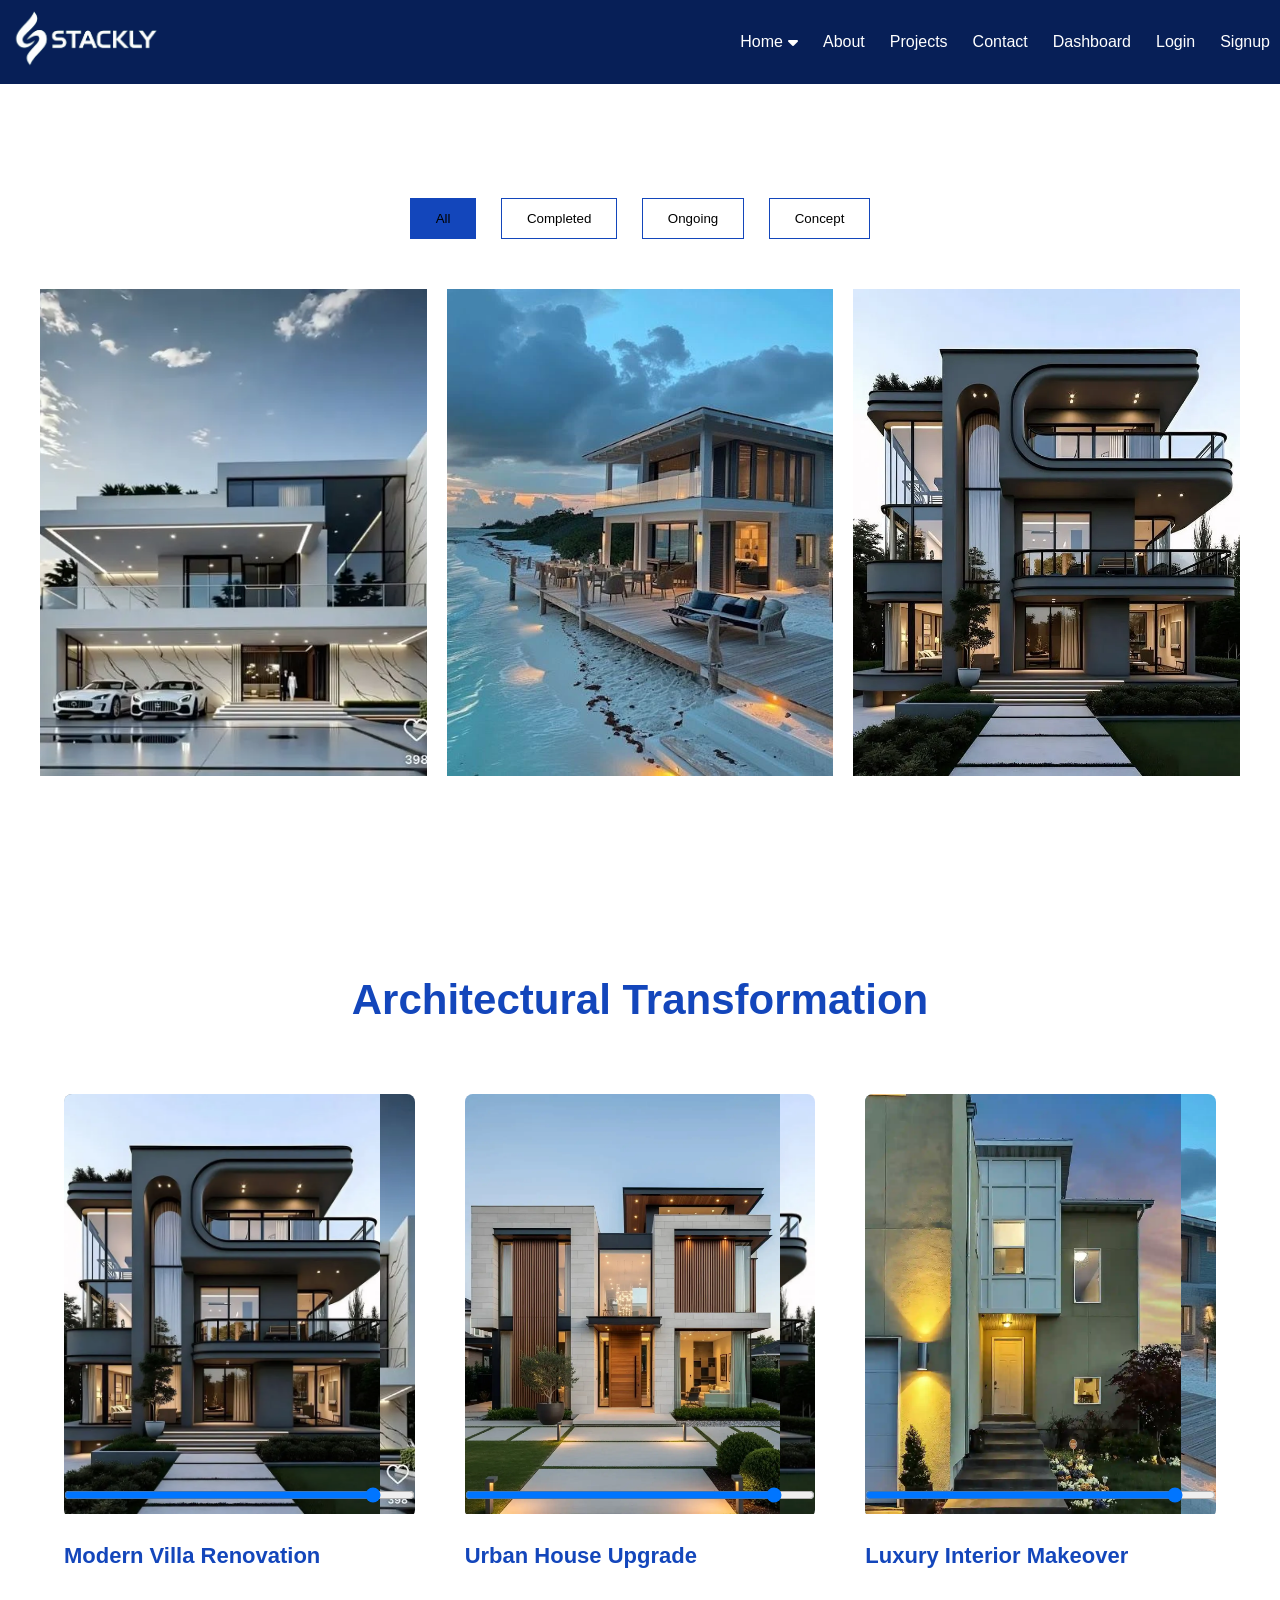
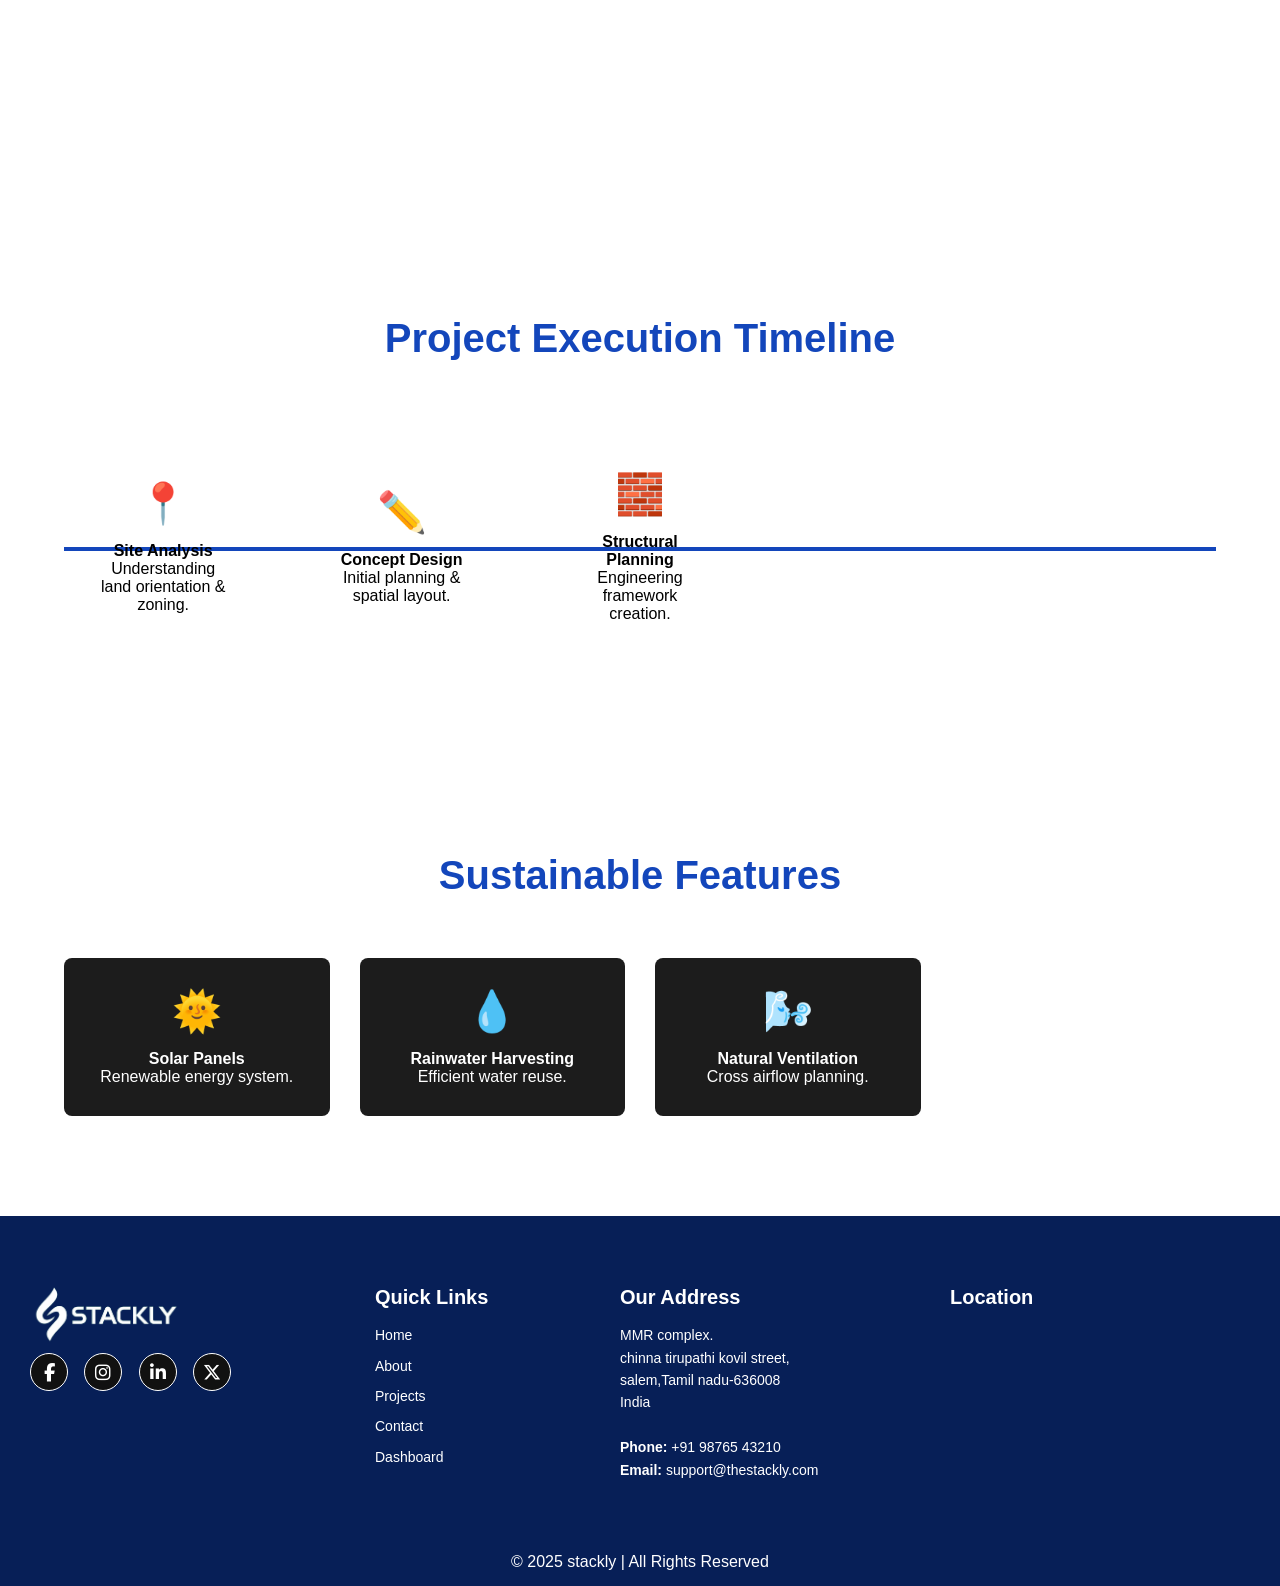
<file: projects.html>
<!DOCTYPE html>
<html lang="en">
<head>
    <meta charset="UTF-8">
    <meta name="viewport" content="width=device-width, initial-scale=1.0">
    <title>Architecture</title>
    <!-- CSS Files -->
    <link rel="stylesheet" href="./style.css">
    
    <link rel="stylesheet" href="https://cdnjs.cloudflare.com/ajax/libs/font-awesome/6.5.0/css/all.min.css">
</head>
<body>
    <!-- ================= HEADER ================= -->
    <header class="header">
        <a href="index.html">   
            <img src="./white.webp" alt="Stackly Logo" style="height: 60px; ">
          </a> 
        <!-- div class="logo">Tech<span>Solutions</span></div> -->

        <!-- Navigation -->
        <nav class="navbar">
            <ul class="nav-links" >

                <li class="dropdown">
                    <a href="javascript:void(0)" class="dropdown-btn">Home <i class="fa-solid fa-caret-down"></i></a>
                
                    <ul class="dropdown-content">
                        <li><a href="./index.html">Home 1</a></li>
                        <li><a href="./home2.html">Home 2</a></li>
                    </ul>
                </li>
                

                <li><a href="./about.html">About</a></li>
                <li><a href="./projects.html">Projects</a></li>
                <li><a href="./contact.html">Contact</a></li>
                <li><a href="./dashboard.html">Dashboard</a></li>
                <li><a href="./login.html">Login</a></li>
                <li><a href="./signup.html">Signup</a></li>
                

            </ul>
        </nav>

        <!-- Toggle -->
        <div class="menu-toggle" id="menu-toggle">
            <i class="fa-solid fa-bars"></i>
        </div>

    </header>
    
<!-- ===================== ARC CINEMATIC PORTFOLIO ===================== -->

<section class="arcpro-section">

    <div class="arcpro-container">
    
    <h2 class="arcpro-title arcpro-animate arcpro-top">Our Portfolio</h2>
    
    <!-- FILTER -->
    <div class="arcpro-filter arcpro-animate arcpro-bottom">
    <button class="arcpro-btn active" data-filter="all">All</button>
    <button class="arcpro-btn" data-filter="completed">Completed</button>
    <button class="arcpro-btn" data-filter="ongoing">Ongoing</button>
    <button class="arcpro-btn" data-filter="concept">Concept</button>
    </div>
    
    <!-- GRID -->
    <div class="arcpro-grid">
    
    <div class="arcpro-item completed arcpro-animate arcpro-left"
    data-title="Luxury Beach Villa"
    data-desc="A premium seaside residence designed with glass facade and sustainable architecture."
    data-client="Private Client"
    data-year="2025">
    <img src="archi.webp">
    <div class="arcpro-overlay">View Project</div>
    </div>
    
    <div class="arcpro-item ongoing arcpro-animate arcpro-right"
    data-title="Urban Glass Tower"
    data-desc="High-rise commercial tower blending modern elegance and engineering precision."
    data-client="Tech Corp"
    data-year="2026">
    <img src="./beach.webp">
    <div class="arcpro-overlay">View Project</div>
    </div>
    
    <div class="arcpro-item concept arcpro-animate arcpro-top"
    data-title="Smart City Concept"
    data-desc="Future ready sustainable urban planning concept."
    data-client="Government Proposal"
    data-year="2027">
    <img src="./archi1.webp">
    <div class="arcpro-overlay">View Project</div>
    </div>
    
    </div>
    </div>
    
    <!-- ================= PROJECT DETAIL POPUP ================= -->
    
    <div class="arcpro-popup">
    <div class="arcpro-popup-content">
    <span class="arcpro-close">&times;</span>
    <div class="arcpro-popup-img"></div>
    <div class="arcpro-popup-text">
    <h3 id="arcproTitle"></h3>
    <p id="arcproDesc"></p>
    <p><strong>Client:</strong> <span id="arcproClient"></span></p>
    <p><strong>Year:</strong> <span id="arcproYear"></span></p>
    <button class="arcpro-gallery-btn">Open Gallery</button>
    </div>
    </div>
    </div>
    
    <!-- ================= FULLSCREEN GALLERY ================= -->
    
    <div class="arcpro-gallery">
    <span class="arcpro-gallery-close">&times;</span>
    <img class="arcpro-gallery-img">
    </div>
    
    </section>
    
    <style>
        /* RESET */
        *{
            margin:0;
            padding:0;
            box-sizing:border-box;
            font-family: 'Poppins', sans-serif;
        }
        
    
    /* SECTION */
    .arcpro-section{
    padding:100px 20px;
    /* background:#111; */
    color:#fff;
    overflow:hidden;
    }
    
    .arcpro-container{
    max-width:1200px;
    margin:auto;
    }
    
    .arcpro-title{
    text-align:center;
    font-size:42px;
    margin-bottom:40px;
    }
    
    /* FILTER */
    .arcpro-filter{text-align:center;margin-bottom:40px;}
    .arcpro-btn{
    padding:12px 25px;
    margin:10px;
    border:1px solid rgb(19, 70, 187);
    background:transparent;
    color: black;
    cursor:pointer;
    transition:0.3s;
    }
    .arcpro-btn.active,
    .arcpro-btn:hover{
    background:rgb(19, 70, 187);
    color:#000;
    }
    
    /* GRID */
    .arcpro-grid{
    display:grid;
    grid-template-columns:repeat(auto-fit,minmax(300px,1fr));
    gap:20px;
    }
    
    .arcpro-item{
    position:relative;
    overflow:hidden;
    cursor:pointer;
    }
    
    .arcpro-item img{
    width:100%;
    height:100%;
    object-fit:cover;
    transition:0.6s;
    }
    
    .arcpro-item:hover img{
    transform:scale(1.1);
    }
    
    .arcpro-overlay{
    position:absolute;
    bottom:0;
    width:100%;
    /* background:rgba(0,0,0,0.7); */
    color:#fff;
    text-align:center;
    padding:15px;
    opacity:0;
    transition:0.4s;
    }
    
    .arcpro-item:hover .arcpro-overlay{
    opacity:1;
    }
    
    /* POPUP */
    .arcpro-popup{
    position:fixed;
    top:0;left:0;
    width:100%;height:100%;
    background:rgba(0,0,0,0.9);
    display:none;
    justify-content:center;
    align-items:center;
    z-index:9999;
    padding:20px;
    }
    
    .arcpro-popup-content{
    background:#1a1a1a;
    display:flex;
    flex-wrap:wrap;
    max-width:900px;
    width:100%;
    }
    
    .arcpro-popup-img{
    flex:1;
    min-height:300px;
    background-size:cover;
    background-position:center;
    }
    
    .arcpro-popup-text{
    flex:1;
    padding:30px;
    }
    
    .arcpro-close{
    position:absolute;
    top:20px;
    right:40px;
    font-size:35px;
    cursor:pointer;
    }
    
    /* GALLERY */
    .arcpro-gallery{
    position:fixed;
    top:0;left:0;
    width:100%;height:100%;
    background:#000;
    display:none;
    justify-content:center;
    align-items:center;
    z-index:10000;
    }
    
    .arcpro-gallery img{
    width:90%;
    max-width:1000px;
    animation:arcFade 1s ease;
    }
    
    .arcpro-gallery-close{
    position:absolute;
    top:20px;
    right:40px;
    font-size:40px;
    color:#fff;
    cursor:pointer;
    }
    
    @keyframes arcFade{
    from{opacity:0;transform:scale(1.1);}
    to{opacity:1;transform:scale(1);}
    }
    
    /* ANIMATIONS */
    .arcpro-animate{
    opacity:0;
    transition:1s ease;
    }
    .arcpro-left{transform:translateX(-60px);}
    .arcpro-right{transform:translateX(60px);}
    .arcpro-top{transform:translateY(-60px);}
    .arcpro-bottom{transform:translateY(60px);}
    
    .arcpro-show{
    opacity:1 !important;
    transform:translate(0) !important;
    }
    
    /* RESPONSIVE */
    @media(max-width:768px){
    .arcpro-popup-content{flex-direction:column;}
    .arcpro-title{font-size:28px;}
    }
    
    </style>
    
    <script>
    
    /* FILTER */
    const btns=document.querySelectorAll(".arcpro-btn");
    const items=document.querySelectorAll(".arcpro-item");
    
    btns.forEach(btn=>{
    btn.onclick=()=>{
    btns.forEach(b=>b.classList.remove("active"));
    btn.classList.add("active");
    let filter=btn.dataset.filter;
    items.forEach(item=>{
    item.style.display=
    filter==="all"||item.classList.contains(filter)
    ?"block":"none";
    });
    };
    });
    
    /* POPUP */
    const popup=document.querySelector(".arcpro-popup");
    const popupImg=document.querySelector(".arcpro-popup-img");
    
    items.forEach(item=>{
    item.onclick=()=>{
    popup.style.display="flex";
    popupImg.style.backgroundImage="url("+item.querySelector("img").src+")";
    document.getElementById("arcproTitle").innerText=item.dataset.title;
    document.getElementById("arcproDesc").innerText=item.dataset.desc;
    document.getElementById("arcproClient").innerText=item.dataset.client;
    document.getElementById("arcproYear").innerText=item.dataset.year;
    };
    });
    
    document.querySelector(".arcpro-close").onclick=()=>{
    popup.style.display="none";
    };
    
    /* FULLSCREEN GALLERY */
    const gallery=document.querySelector(".arcpro-gallery");
    const galleryImg=document.querySelector(".arcpro-gallery-img");
    
    document.querySelector(".arcpro-gallery-btn").onclick=()=>{
    gallery.style.display="flex";
    galleryImg.src=popupImg.style.backgroundImage.slice(5,-2);
    };
    
    document.querySelector(".arcpro-gallery-close").onclick=()=>{
    gallery.style.display="none";
    };
    
    /* SCROLL ANIMATION */
    const observer=new IntersectionObserver(entries=>{
    entries.forEach(entry=>{
    if(entry.isIntersecting){
    entry.target.classList.add("arcpro-show");
    }
    });
    },{threshold:0.2});
    
    document.querySelectorAll(".arcpro-animate").forEach(el=>{
    observer.observe(el);
    });
    
    </script>

<section class="luxba-section">

    <h2 class="luxba-heading">
    Architectural Transformation
    </h2>
    
    <div class="luxba-wrapper">
    
    <!-- PROJECT 1 -->
    <div class="luxba-box luxba-reveal">
    
    <div class="luxba-container">
    
    <img src="./archi.webp" class="luxba-img">
    
    <div class="luxba-after">
    <img src="./archi1.webp" class="luxba-img">
    </div>
    
    <input type="range" min="0" max="100" value="50" class="luxba-slider">
    
    </div>
    
    <div class="luxba-content">
    <h3 class="luxba-title">Modern Villa Renovation</h3>
    <p class="luxba-line">Complete structural redesign with open-space planning.</p>
    <p class="luxba-line">Natural light optimization through panoramic glazing.</p>
    <p class="luxba-line">Luxury facade transformation with stone & wood fusion.</p>
    </div>
    
    </div>
    
    
    <!-- PROJECT 2 -->
    <div class="luxba-box luxba-reveal">
    
    <div class="luxba-container">
    
    <img src="./archi1.webp" class="luxba-img">
    
    <div class="luxba-after">
    <img src="./archi2.webp" class="luxba-img">
    </div>
    
    <input type="range" min="0" max="100" value="50" class="luxba-slider">
    
    </div>
    
    <div class="luxba-content">
    <h3 class="luxba-title">Urban House Upgrade</h3>
    <p class="luxba-line">Facade modernization with glass architecture.</p>
    <p class="luxba-line">Energy efficient exterior redesign.</p>
    <p class="luxba-line">Landscape integration for seamless living.</p>
    </div>
    
    </div>
    
    
    <!-- PROJECT 3 -->
    <div class="luxba-box luxba-reveal">
    
    <div class="luxba-container">
    
    <img src="./beach.webp" class="luxba-img">
    
    <div class="luxba-after">
    <img src="./archi6.webp" class="luxba-img">
    </div>
    
    <input type="range" min="0" max="100" value="50" class="luxba-slider">
    
    </div>
    
    <div class="luxba-content">
    <h3 class="luxba-title">Luxury Interior Makeover</h3>
    <p class="luxba-line">Premium marble flooring installation.</p>
    <p class="luxba-line">Smart lighting & ceiling redesign.</p>
    <p class="luxba-line">Elegant contemporary styling.</p>
    </div>
    
    </div>
    
    </div>
    </section>

    <style>

    /* SECTION */
.luxba-section{
padding:100px 5%;
/* background:#0e0e0e; */
color:#fff;
overflow:hidden;
}

.luxba-heading{
text-align:center;
font-size:42px;
margin-bottom:70px;
background:rgb(19, 70, 187);
-webkit-background-clip:text;
color:transparent;
}

/* GRID */
.luxba-wrapper{
display:grid;
grid-template-columns:repeat(3,1fr);
gap:50px;
}

/* BOX */
.luxba-box{
opacity:0;
transform:translateY(80px);
transition:1s ease;
}

.luxba-box.show{
opacity:1;
transform:translateY(0);
}

/* IMAGE CONTAINER */
.luxba-container{
position:relative;
overflow:hidden;
border-radius:8px;
}

.luxba-img{
width:100%;
height:420px;
object-fit:cover;
transition:1s;
}

.luxba-container:hover .luxba-img{
transform:scale(1.08);
}

.luxba-after{
position:absolute;
top:0;
left:0;
width:50%;
height:100%;
overflow:hidden;
}

/* SLIDER */
.luxba-slider{
position:absolute;
width:100%;
bottom:15px;
left:0;
z-index:5;
}

/* CONTENT */
.luxba-content{
margin-top:25px;
}

.luxba-title{
font-size:22px;
margin-bottom:15px;
color:rgb(19, 70, 187);;
}

.luxba-line{
opacity:0;
transform:translateX(-40px);
transition:0.6s;
margin-bottom:8px;
}

.luxba-line.show{
opacity:1;
transform:translateX(0);
}

/* ================= RESPONSIVE ================= */

/* LAPTOP */
@media(max-width:1199px){
.luxba-wrapper{
grid-template-columns:repeat(2,1fr);
}
}

/* TABLET */
@media(max-width:991px){
.luxba-wrapper{
grid-template-columns:1fr;
}
.luxba-img{
height:350px;
}
}

/* MOBILE */
@media(max-width:767px){
.luxba-heading{
font-size:28px;
}
.luxba-img{
height:250px;
}
.luxba-title{
font-size:18px;
}
}
</style>
<script>

    // SCROLL REVEAL
    let boxes=document.querySelectorAll(".luxba-reveal");
    
    window.addEventListener("scroll",()=>{
    boxes.forEach((box,i)=>{
    let top=box.getBoundingClientRect().top;
    if(top<window.innerHeight-100){
    setTimeout(()=>{
    box.classList.add("show");
    },i*300);
    }
    });
    });
    
    
    // AUTO SLIDER + TEXT LOAD
    let containers=document.querySelectorAll(".luxba-container");
    
    containers.forEach((box)=>{
    let after=box.querySelector(".luxba-after");
    let slider=box.querySelector(".luxba-slider");
    let contentLines=box.parentElement.querySelectorAll(".luxba-line");
    
    let value=50;
    let direction=1;
    
    setInterval(()=>{
    value+=direction;
    if(value>=100 || value<=0){
    direction*=-1;
    
    /* TEXT LOAD LINE BY LINE */
    contentLines.forEach((line,index)=>{
    setTimeout(()=>{
    line.classList.add("show");
    },index*300);
    });
    }
    
    after.style.width=value+"%";
    slider.value=value;
    
    },40);
    
    /* MANUAL DRAG */
    slider.addEventListener("input",()=>{
    after.style.width=slider.value+"%";
    });
    
    });
    
    </script>


<section class="anpt-section">

    <h2 class="anpt-heading">Project Execution Timeline</h2>
    
    <div class="anpt-wrapper">
    
    <div class="anpt-line"></div>
    
    <div class="anpt-card anpt-reveal">
    <div class="anpt-icon">📍</div>
    <h4>Site Analysis</h4>
    <p>Understanding land orientation & zoning.</p>
    </div>
    
    <div class="anpt-card anpt-reveal">
    <div class="anpt-icon">✏️</div>
    <h4>Concept Design</h4>
    <p>Initial planning & spatial layout.</p>
    </div>
    
    <div class="anpt-card anpt-reveal">
    <div class="anpt-icon">🧱</div>
    <h4>Structural Planning</h4>
    <p>Engineering framework creation.</p>
    </div>
    
    <div class="anpt-card anpt-reveal">
    <div class="anpt-icon">🛠️</div>
    <h4>Execution</h4>
    <p>On-site development.</p>
    </div>
    
    <div class="anpt-card anpt-reveal">
    <div class="anpt-icon">🏁</div>
    <h4>Project Delivery</h4>
    <p>Final finishing & handover.</p>
    </div>
    
    </div>
    
    </section>


    <style>


    /* SECTION */
.anpt-section{
padding:100px 5%;
/* background:#0e0e0e; */
color:#fff;
text-align:center;
overflow:hidden;
}

.anpt-heading{
font-size:40px;
margin-bottom:80px;
color:rgb(19, 70, 187);;
}

/* WRAPPER */
.anpt-wrapper{
position:relative;
display:flex;
justify-content:space-between;
align-items:center;
flex-wrap:wrap;
gap:40px;
}

/* ANIMATED LINE */
.anpt-line{
position:absolute;
top:50%;
left:0;
width:100%;
height:4px;
background:rgb(19, 70, 187);;
animation:lineMove 4s linear infinite;
z-index:0;
}

@keyframes lineMove{
0%{background-position:-200px;}
100%{background-position:200px;}
}

/* CARD */
.anpt-card{
position:relative;
z-index:2;
flex:1 1 180px;
/*  background:#1a1a1a; */
padding:30px;
border-radius:8px;
opacity:0;
transform:translateY(80px) scale(0.8);
transition:1s;
animation:floatZoom 5s ease-in-out infinite;
color:black;
}

.anpt-card.show{
opacity:1;
transform:translateY(0) scale(1);
}

.anpt-icon{
font-size:40px;
margin-bottom:15px;
}

/* FLOAT ZOOM */
@keyframes floatZoom{
0%{transform:translateY(0) scale(1);}
50%{transform:translateY(-12px) scale(1.05);}
100%{transform:translateY(0) scale(1);}
}

/* HOVER */
.anpt-card:hover{
transform:translateY(-10px) scale(1.08);
}

/* ================= RESPONSIVE ================= */

/* LAPTOP */
@media(max-width:1200px){
.anpt-wrapper{
justify-content:center;
}
}

/* TABLET */
@media(max-width:992px){

.anpt-line{
display:none;
}

.anpt-wrapper{
flex-direction:column;
}
}

/* MOBILE */
@media(max-width:600px){
.anpt-heading{
font-size:26px;
}
}

</style>

<script>

    let timeline=document.querySelectorAll(".anpt-card");
    
    window.addEventListener("scroll",()=>{
    timeline.forEach((el,i)=>{
    let top=el.getBoundingClientRect().top;
    if(top<window.innerHeight-100){
    setTimeout(()=>{
    el.classList.add("show");
    },i*250);
    }
    });
    });
    
    </script>



<section class="upsg-section">

    <h2 class="upsg-heading">Sustainable Features</h2>
    
    <div class="upsg-grid">
    
    <div class="upsg-card upsg-reveal">
    <div class="upsg-icon">🌞</div>
    <h4>Solar Panels</h4>
    <p>Renewable energy system.</p>
    </div>
    
    <div class="upsg-card upsg-reveal">
    <div class="upsg-icon">💧</div>
    <h4>Rainwater Harvesting</h4>
    <p>Efficient water reuse.</p>
    </div>
    
    <div class="upsg-card upsg-reveal">
    <div class="upsg-icon">🌬️</div>
    <h4>Natural Ventilation</h4>
    <p>Cross airflow planning.</p>
    </div>
    
    <div class="upsg-card upsg-reveal">
    <div class="upsg-icon">💡</div>
    <h4>LED Lighting</h4>
    <p>Low energy lighting.</p>
    </div>
    
    </div>
    
    </section>


    <style>
        .upsg-section{
padding:100px 5%;
/* background:#111; */
text-align:center;
color:#fff;
}

.upsg-heading{
font-size:40px;
margin-bottom:60px;
color:rgb(19, 70, 187);;
}

.upsg-grid{
display:grid;
grid-template-columns:repeat(4,1fr);
gap:30px;
}

.upsg-card{
background:#1c1c1c;
padding:30px;
border-radius:8px;
opacity:0;
transform:scale(0.8);
transition:1s;
animation:floatZoom2 6s ease-in-out infinite;
}

.upsg-card.show{
opacity:1;
transform:scale(1);
}

.upsg-icon{
font-size:40px;
margin-bottom:15px;
}

/* FLOAT + ZOOM */
@keyframes floatZoom2{
0%{transform:translateY(0) scale(1);}
50%{transform:translateY(-12px) scale(1.06);}
100%{transform:translateY(0) scale(1);}
}

/* Hover */
.upsg-card:hover{
transform:translateY(-10px) scale(1.08);
}

/* Laptop */
@media(max-width:1200px){
.upsg-grid{
grid-template-columns:repeat(2,1fr);
}
}

/* Mobile */
@media(max-width:600px){
.upsg-grid{
grid-template-columns:1fr;
}
.upsg-heading{font-size:26px;}
}
    </style>

<script>

    let revealEls=document.querySelectorAll(".uppt-card,.upsg-card");
    
    window.addEventListener("scroll",()=>{
    revealEls.forEach((el,i)=>{
    let top=el.getBoundingClientRect().top;
    if(top<window.innerHeight-100){
    setTimeout(()=>{
    el.classList.add("show");
    },i*250);
    }
    });
    });
    
    </script>


     <!-- <footer> -->
        <footer class="footer">
            <div class="footer-container">
        
                <!-- Logo / About -->
                <div class="footer-box">
                    <a href="./index.html">
                    <img src="./white.webp" alt="Stackly Logo" class="footer-logo"  style="height:60px;"></a>
       
                   
                    <!-- <p>We deliver secure, scalable and innovative IT services for global businesses.</p><br> -->
        
                    <!-- Social Icons -->
                    <div class="footer-social">
                        <a href="./404.html"><i class="fa-brands fa-facebook-f"></i></a>
                        <a href="./404.html"><i class="fa-brands fa-instagram"></i></a>
                        <a href="./404.html"><i class="fa-brands fa-linkedin-in"></i></a>
                        <a href="./404.html"><i class="fa-brands fa-x-twitter"></i></a>
                    </div>
                </div>
                <!-- Quick Links -->
                <div class="footer-box">
                    <h3>Quick Links</h3>
                    <ul>
                        <li><a href="./index.html">Home </a></li>
                        <li><a href="./about.html">About</a></li>
                    <li><a href="./projects.html">Projects</a></li>
                    <li><a href="./contact.html">Contact</a></li>
                    <li><a href="./dashboard.html">Dashboard</a></li>
                    </ul>
                </div>
        
                <!-- Address -->
                <div class="footer-box">
                    <h3>Our Address</h3>
                    <p>
                        MMR complex.<br>
                        chinna tirupathi kovil street,<br>
                        salem,Tamil nadu-636008<br>
                        <!-- Bengaluru, Karnataka – 560066<br> -->
                        India<br><br>
        
                        <strong>Phone:</strong> +91 98765 43210<br>
                        <strong>Email:</strong> support@thestackly.com
                    </p>
                </div>
        
                <!-- Google Map -->
                <div class="footer-box">
                    <h3>Location</h3>
                    <iframe 
                    src="https://www.google.com/maps?q=Salem%20Tamil%20Nadu&output=embed"
                        allowfullscreen="" 
                        loading="lazy">
                    </iframe>
                </div>
        
            </div>
        
            <div class="footer-bottom">
                <p>© 2025 stackly | All Rights Reserved</p>
            </div>
        </footer>       
    
    
    <script src="./script.js"></script>
</file>
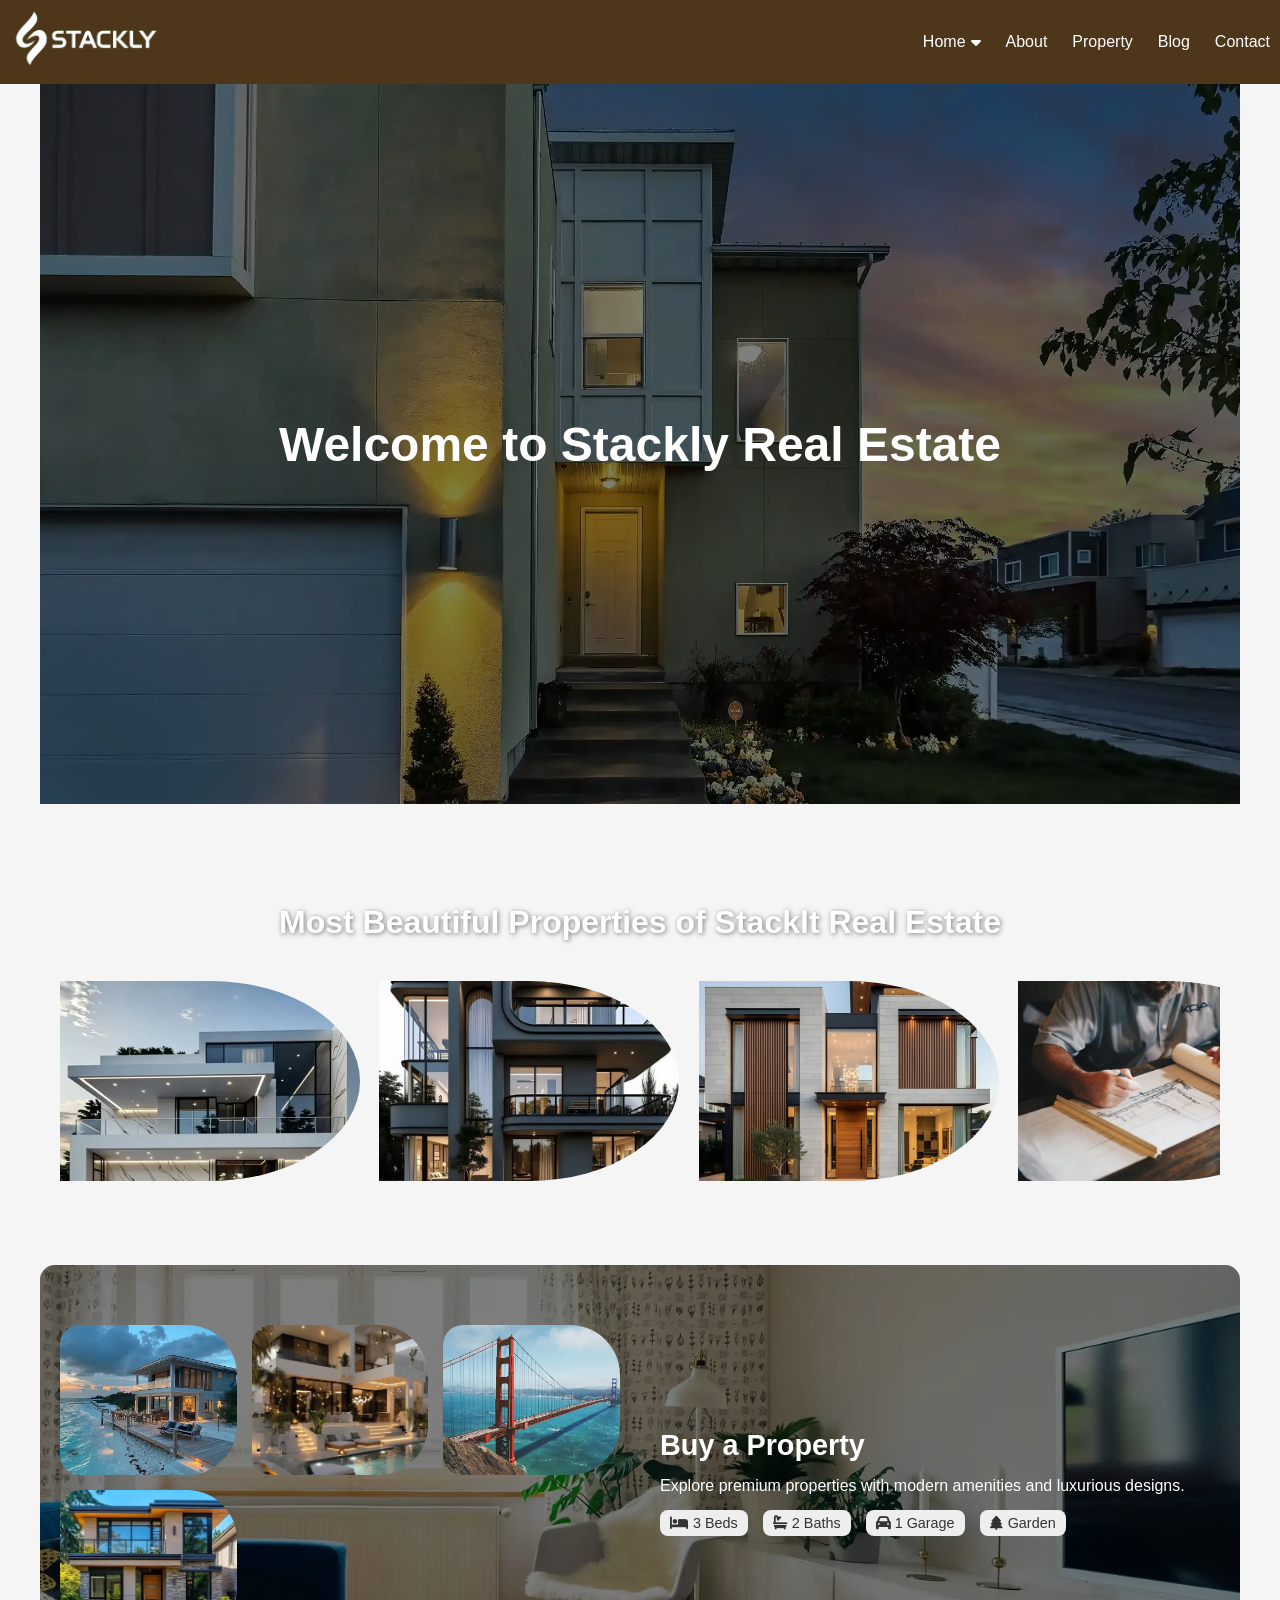
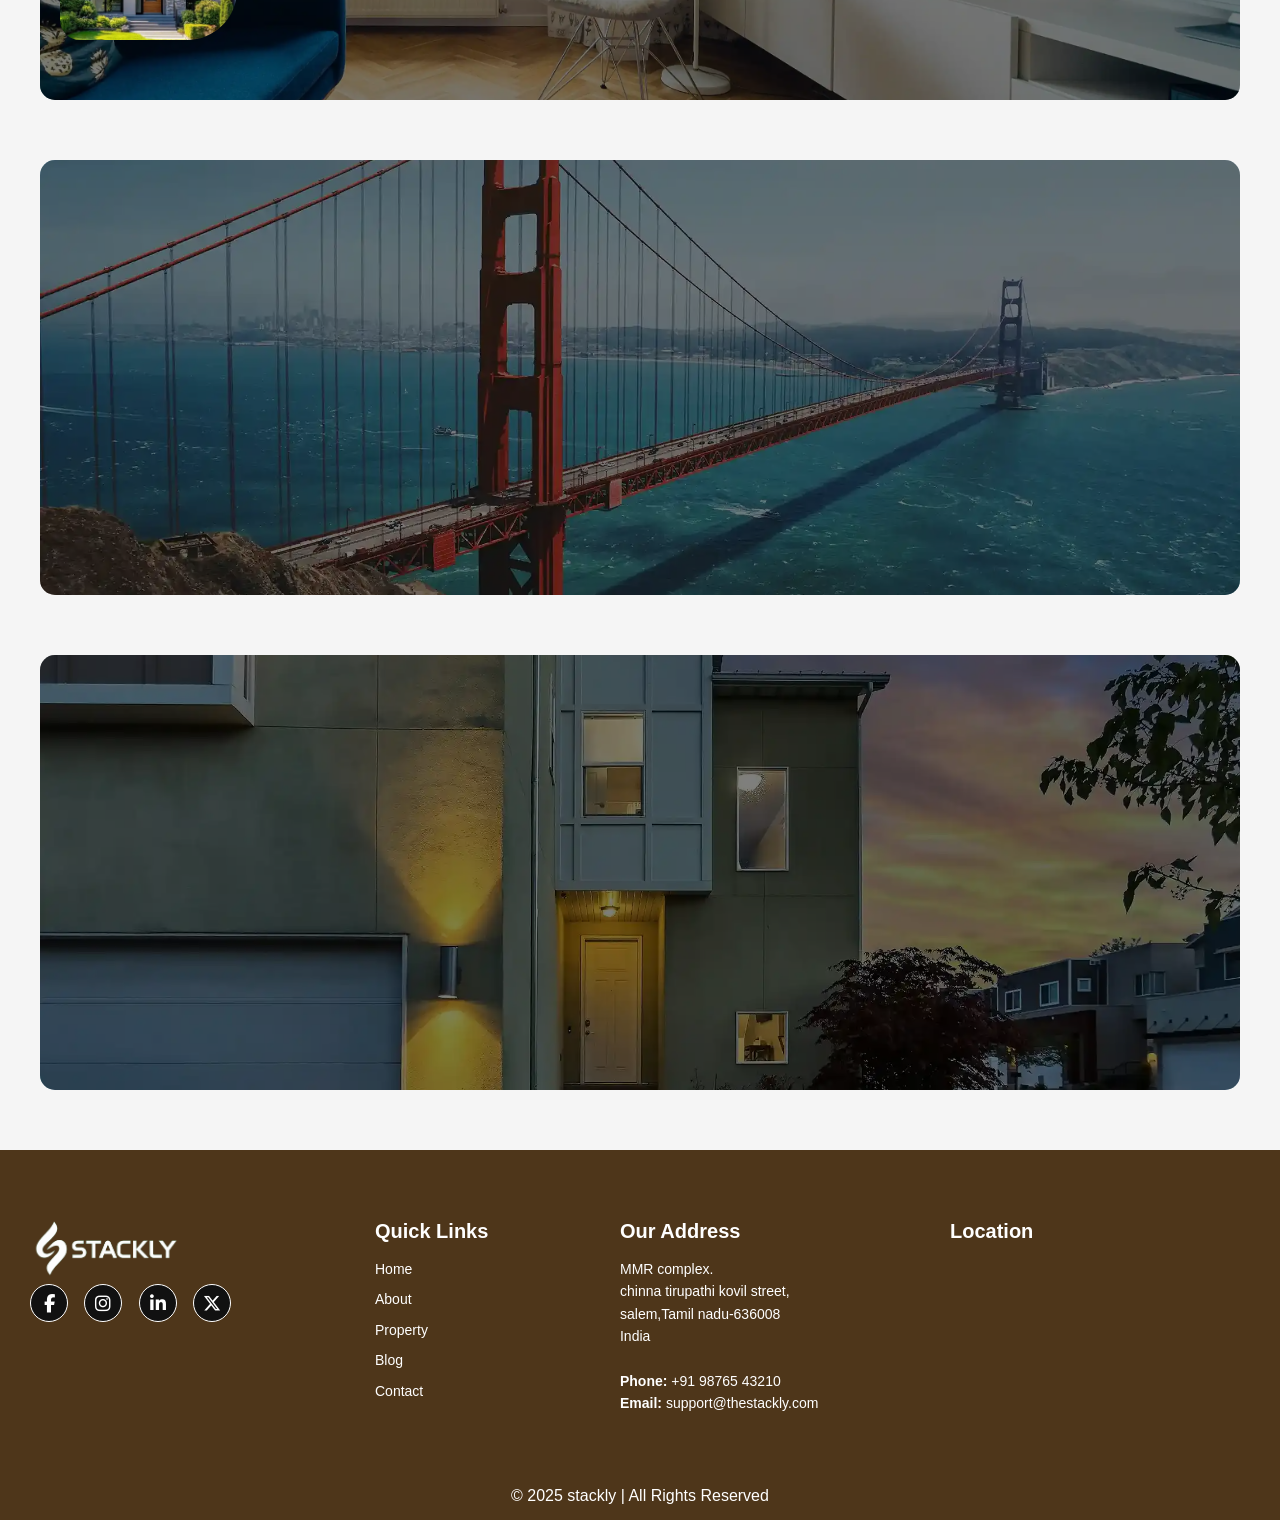
<file: property.html>
<!DOCTYPE html>
<html lang="en">
<head>
    <meta charset="UTF-8">
    <meta name="viewport" content="width=device-width, initial-scale=1.0">
    <title>Real Estate</title>
    <!-- CSS Files -->
    <link rel="stylesheet" href="./style1.css">
    
    <link rel="stylesheet" href="https://cdnjs.cloudflare.com/ajax/libs/font-awesome/6.5.0/css/all.min.css">
</head>
<body>
    <!-- ================= HEADER ================= -->
    <header class="header">
        <a href="home2.html">   
            <img src="./white.webp" alt="Stackly Logo" style="height: 60px; ">
          </a> 
        <!-- div class="logo">Tech<span>Solutions</span></div> -->

        <!-- Navigation -->
        <nav class="navbar">
            <ul class="nav-links" >

                <li class="dropdown">
                    <a href="javascript:void(0)" class="dropdown-btn">Home <i class="fa-solid fa-caret-down"></i></a>
                
                    <ul class="dropdown-content">
                        <li><a href="./index.html">Home 1</a></li>
                        <li><a href="./home2.html">Home 2</a></li>
                    </ul>
                </li>
                

                <li><a href="./about1.html">About</a></li>
                <li><a href="./property.html">Property</a></li>
                <li><a href="./blog.html">Blog</a></li>
                <li><a href="./contact1.html">Contact</a></li>
                

            </ul>
        </nav>

        <!-- Toggle -->
        <div class="menu-toggle" id="menu-toggle">
            <i class="fa-solid fa-bars"></i>
        </div>

    </header>
    
<link rel="stylesheet" href="https://cdnjs.cloudflare.com/ajax/libs/font-awesome/6.5.0/css/all.min.css">
<style>
body { margin: 0; font-family: Arial,sans-serif; background: #f5f5f5; color: #333; }
h2 { text-align:center; margin:40px 0 20px; font-size:2rem; color:#fff; text-shadow:1px 1px 5px rgba(0,0,0,0.5);}
section {padding:60px 20px; max-width:1200px; margin:0 auto; position:relative;}
.hero {height:80vh; background:url('./re1.webp') no-repeat center center/cover; display:flex; justify-content:center; align-items:center; color:#fff; text-align:center; position:relative;}
.hero::after { content:""; position:absolute; top:0; left:0; width:100%; height:100%; background-color:rgba(0,0,0,0.5);}
.hero h1 { font-size:3rem; z-index:1; margin:0; }
.hero video { position:absolute; top:0; left:0; width:100%; height:100%; object-fit:cover; z-index:0; opacity:0.6; }
.property-scroll { overflow-x:auto; white-space:nowrap; padding:20px 0; scroll-behavior:smooth; }
.property-scroll img { width:300px; height:200px; object-fit:cover; margin-right:15px; border-radius:0 50% 50% 0; display:inline-block; transition: transform 0.3s; }
.property-scroll img:hover { transform: scale(1.05); }
.property-section { display:flex; align-items:center; gap:40px; flex-wrap:wrap; margin-bottom:60px; color:#fff; padding:60px 20px; border-radius:15px; background-size:cover; background-position:center; position:relative;}
.property-section::after { content:""; position:absolute; top:0; left:0; width:100%; height:100%; background-color:rgba(0,0,0,0.5); border-radius:15px; z-index:0; }
.property-images, .property-content { position:relative; z-index:1; }
.property-images { display:grid; grid-template-columns:repeat(auto-fit, minmax(150px, 1fr)); gap:15px; flex:1 1 400px; }
.property-images img { width:100%; height:150px; object-fit:cover; border-radius:20px 50px 50px 20px; opacity:0; transform:translateY(50px); transition: all 0.8s ease; }
.property-images img.show { opacity:1; transform:translateY(0); }
.property-content { flex:1 1 400px; opacity:0; transform:translateY(50px); transition: all 0.8s ease; }
.property-content.show { opacity:1; transform:translateY(0); }
.property-content h3 { font-size:1.8rem; margin-bottom:15px; }
.property-content p { font-size:1rem; margin-bottom:15px; }
.amenities { display:flex; gap:15px; flex-wrap:wrap; }
.amenities div { display:flex; align-items:center; gap:5px; background:#eee; color:#333; padding:5px 10px; border-radius:8px; font-size:0.9rem; }
.property-section.reverse { flex-direction:row-reverse; }
.contact-section { background: rgb(220, 156, 96); color:#fff; padding:60px 20px; border-radius:15px; }
.contact-section h2 { color:#fff; text-shadow:1px 1px 5px rgba(0,0,0,0.5); }
.contact-form { max-width:600px; margin:0 auto; display:flex; flex-direction:column; gap:15px; }
.contact-form input, .contact-form textarea { padding:10px; border-radius:8px; border:none; font-size:1rem; }
.contact-form button { padding:12px; border-radius:8px; border:none; background-color:#ff6600; color:#fff; font-size:1.1rem; cursor:pointer; transition:0.3s; }
.contact-form button:hover { background-color:#e55b00; }
@media(max-width:768px){ .property-section, .property-section.reverse { flex-direction:column; } }
</style>
</head>
<body>

<section class="hero">
  <h1>Welcome to Stackly Real Estate</h1>
  <video autoplay muted loop>
    <source src="./real.mp4" type="video/mp4">
  </video>
</section>

<section>
  <h2>Most Beautiful Properties of Stacklt Real Estate</h2>
  <div class="property-scroll">
    <img src="./archi.webp" alt="Property 1">
    <img src="./archi1.webp" alt="Property 2">
    <img src="./archi2.webp" alt="Property 3">
    <img src="./archi5.webp" alt="Property 4">
    <img src="./archi.webp" alt="Property 5">
  </div>
</section>

<section class="property-section" style="background-image:url('./interior.webp')">
  <div class="property-images">
    <img src="./beach.webp" alt="">
    <img src="./bed.webp" alt="">
    <img src="./urban.webp" alt="">
    <img src="./skyline.webp" alt="">
  </div>
  <div class="property-content">
    <h3>Buy a Property</h3>
    <p>Explore premium properties with modern amenities and luxurious designs.</p>
    <div class="amenities">
      <div><i class="fa-solid fa-bed"></i> 3 Beds</div>
      <div><i class="fa-solid fa-bath"></i> 2 Baths</div>
      <div><i class="fa-solid fa-car"></i> 1 Garage</div>
      <div><i class="fa-solid fa-tree"></i> Garden</div>
    </div>
  </div>
</section>

<section class="property-section reverse" style="background-image:url('./urban.webp')">
  <div class="property-images">
    <img src="./rent.webp" alt="">
    <img src="./skyline.webp" alt="">
    <img src="./sell.webp" alt="">
    <img src="./real 2.webp" alt="">
  </div>
  <div class="property-content">
    <h3>Sell Your Property</h3>
    <p>Get expert assistance to sell your property quickly and reach thousands of buyers.</p>
    <div class="amenities">
      <div><i class="fa-solid fa-dollar-sign"></i> Best Price</div>
      <div><i class="fa-solid fa-chart-line"></i> Market Insights</div>
      <div><i class="fa-solid fa-handshake"></i> Trusted Deals</div>
    </div>
  </div>
</section>

<section class="property-section" style="background-image:url('./re1.webp')">
  <div class="property-images">
    <img src="./re2.webp" alt="">
    <img src="./re3.webp" alt="">
    <img src="./real 2.webp" alt="">
    <img src="./real 3.webp" alt="">
  </div>
  <div class="property-content">
    <h3>Rent a Property</h3>
    <p>Find the perfect rental property. Apartments, homes, and villas for short-term and long-term rent.</p>
    <div class="amenities">
      <div><i class="fa-solid fa-key"></i> Flexible Lease</div>
      <div><i class="fa-solid fa-bolt"></i> Utilities Included</div>
      <div><i class="fa-solid fa-shield"></i> Secure Area</div>
    </div>
  </div>
</section>

<!-- <section class="contact-section">
    <h2>Contact Us</h2>
    <form class="contact-form" action="/404" method="get">
      <input type="text" placeholder="Full Name" required>
      <input type="email" placeholder="Email Address" required>
      <input type="text" placeholder="Phone Number">
      <textarea rows="5" placeholder="Message" required></textarea>
      <button type="submit"><i class="fa-solid fa-paper-plane"></i> Send Message</button>
    </form>
  </section> -->
<script>
const allElements = document.querySelectorAll('.property-images img, .property-content');

function revealStaggered() {
  const triggerBottom = window.innerHeight * 0.85;
  allElements.forEach((el, index) => {
    const top = el.getBoundingClientRect().top;
    if(top < triggerBottom && !el.classList.contains('show')){
      setTimeout(() => {
        el.classList.add('show');
      }, index * 150); // staggered delay for each element
    }
  });
}

window.addEventListener('scroll', revealStaggered);
window.addEventListener('load', revealStaggered);
</script>

<!-- <footer> -->
    <footer class="footer">
        <div class="footer-container">
    
            <!-- Logo / About -->
            <div class="footer-box">
                <img src="./white.webp" alt="Stackly Logo" class="footer-logo"  style="height:60px;">
   
               
                <!-- <p>We deliver secure, scalable and innovative IT services for global businesses.</p><br> -->
    
                <!-- Social Icons -->
                <div class="footer-social">
                    <a href="./404.html"><i class="fa-brands fa-facebook-f"></i></a>
                    <a href="./404.html"><i class="fa-brands fa-instagram"></i></a>
                    <a href="./404.html"><i class="fa-brands fa-linkedin-in"></i></a>
                    <a href="./404.html"><i class="fa-brands fa-x-twitter"></i></a>
                </div>
            </div>
    
            <!-- Quick Links -->
            <div class="footer-box">
                <h3>Quick Links</h3>
                <ul>
                    <li><a href="./home2.html">Home </a></li>
                    
                    <li><a href="./about1.html">About</a></li>
                <li><a href="./property.html">Property</a></li>
                <li><a href="./blog.html">Blog</a></li>
                <li><a href="./contact1.html">Contact</a></li>
                </ul>
            </div>
    
            <!-- Address -->
            <div class="footer-box">
                <h3>Our Address</h3>
                <p>
                    MMR complex.<br>
                    chinna tirupathi kovil street,<br>
                    salem,Tamil nadu-636008<br>
                    <!-- Bengaluru, Karnataka – 560066<br> -->
                    India<br><br>
    
                    <strong>Phone:</strong> +91 98765 43210<br>
                    <strong>Email:</strong> support@thestackly.com
                </p>
            </div>
    
            <!-- Google Map -->
            <div class="footer-box">
                <h3>Location</h3>
                <iframe 
                src="https://www.google.com/maps?q=Salem%20Tamil%20Nadu&output=embed"
                    allowfullscreen="" 
                    loading="lazy">
                </iframe>
            </div>
    
        </div>
    
        <div class="footer-bottom">
            <p>© 2025 stackly | All Rights Reserved</p>
        </div>
    </footer>
  

</body>
</html>
</file>
<file: style1.css>
/* ================= GLOBAL ================= */
        * {
            margin: 0;
            padding: 0;
            box-sizing: border-box;
        }
        
        body {
            font-family: "Poppins", sans-serif;
            
        }
        
        a { text-decoration: none; }
        
        ul { list-style: none; }
        
        
        
        
        /* ================= HEADER ================= */
        .header {
            width: 100%;
            padding: 10px 10px;
            background:#4e361a;
            color: #fff;
            display: flex;
            justify-content: space-between;
            align-items: center;
        }
        
        .logo {
            font-size: 28px;
            font-weight: 700;
        }
        
        .logo span {
            color: gold;
        }
        
        .nav-links {
            display: flex;
            gap: 25px;
            
        }
        
        /* Dropdown Wrapper */
        .dropdown {
            position: relative;
        }
        
        /* Dropdown Button */
        .dropdown-btn {
            display: flex;
            align-items: center;
            gap: 5px;
        }
        
        /* Desktop Hover */
        @media (min-width: 901px) {
            .dropdown:hover .dropdown-content {
                display: block;
            }
        }
        
        /* Dropdown Menu */
        .dropdown-content {
            display: none;
            position: absolute;
            top: 38px;
            left: 0;
            background: #4e361a;
            width: 160px;
            border-radius: 8px;
            padding: 10px 0;
            z-index: 999;
        }
        
        .dropdown-content li a {
            display: block;
            padding: 10px 15px;
            color: white;
        }
        
        .dropdown-content li a:hover {
            background:black;
        }
        
        /* Toggle */
        .menu-toggle {
            display: none;
            font-size: 28px;
            cursor: pointer;
        }
        
        li a{
            color: #fff;
        }
        
        
        
        /* ================= FOOTER ================= */
        .footer {
            background:#4e361a;
            padding-top: 40px;
            color: white;
        }
        
        .footer-container {
            display: flex;
            justify-content: space-between;
            padding: 30px;
            flex-wrap: wrap;
        }
        
        /* Footer Boxes */
        .footer-box h3 {
            margin-bottom: 15px;
            font-size: 20px;
            color: white;
        }
        
        .footer-box p, 
        .footer-box a {
            color: white;
            font-size: 14px;
            line-height: 1.6;
        }
        
        .footer-box ul {
            list-style: none;
        }
        
        .footer-box ul li {
            margin-bottom: 8px;
        }
        
        .footer-box ul li a {
            text-decoration: none;
            transition: 0.3s;
        }
        
        .footer-box ul li a:hover {
            color: black;
        }
        
        
        .footer-bottom {
            text-align: center;
            background: #4e361a;
            padding: 15px 0;
        }
        
        .footer-social a {
            display: inline-block;
            margin-right: 12px;
            font-size: 18px;
            width: 38px;
            height: 38px;
            text-align: center;
            line-height: 38px;
            border-radius: 50%;
            background: #111;
            color: white;
            border: 1px solid white;
            transition: 0.3s;
        }
        
        .footer-social a:hover {
            background: #4e361a;
            color: #000;
            transform: translateY(-5px);
        }
        
        /* Map */
        .footer-box iframe {
            width: 100%;
            height: 180px;
            border-radius: 10px;
            border: none;
        }
        
        
        /* ================= RESPONSIVE ================= */
        @media (max-width: 900px) {
        
            .nav-links {
                display: none;
                flex-direction: column;
                background: #4e361a;   
                position: absolute;
                top: 70px;
                right: 20px;
                width: 200px;
                padding: 20px;
                border-radius: 10px;
                z-index: 1000;
            }
        
            .menu-toggle {
                display: block;
            }
        
            .footer-box {
                width: 45%;
                margin-bottom: 30px;
            }
        }
        
        @media (max-width: 500px) {
            .footer-box {
                width: 100%;
            }
        }
</file>
<file: style.css>
/* ================= GLOBAL ================= */
* {
    margin: 0;
    padding: 0;
    box-sizing: border-box;
}

body {
    font-family: "Poppins", sans-serif;
    
}

a { text-decoration: none; }

ul { list-style: none; }




/* ================= HEADER ================= */
.header {
    position:fixed;
    width: 100%;
    padding: 10px 10px;
    background:  rgb(7, 31, 87);
    color: black;
    display: flex;
    justify-content: space-between;
    align-items: center;
    z-index: 9999;
}

.logo {
    font-size: 28px;
    font-weight: 700;
}

.logo span {
    color: white;
}

.nav-links {
    
    display: flex;
    gap: 25px;
    
}

/* Dropdown Wrapper */
.dropdown {
    position: relative;
}

/* Dropdown Button */
.dropdown-btn {
    display: flex;
    align-items: center;
    gap: 5px;
}

/* Desktop Hover */
@media (min-width: 901px) {
    .dropdown:hover .dropdown-content {
        display: block;
    }
}

/* Dropdown Menu */
.dropdown-content {
    display: none;
    position: absolute;
    top: 38px;
    left: 0;
    background: rgb(7, 31, 87);
    width: 160px;
    border-radius: 8px;
    padding: 10px 0;
    z-index: 999;
}

.dropdown-content li a {
    display: block;
    padding: 10px 15px;
    color: white;
}

.dropdown-content li a:hover {
    background: black;  
}

/* Toggle */
.menu-toggle {
    display: none;
    font-size: 28px;
    cursor: pointer;
}

li a{
    color: white;
}



/* ================= FOOTER ================= */
.footer {
    background: rgb(7, 31, 87);
    padding-top: 40px;
    color: white;
}

.footer-container {
    display: flex;
    justify-content: space-between;
    padding: 30px;
    flex-wrap: wrap;
}

/* Footer Boxes */
.footer-box h3 {
    margin-bottom: 15px;
    font-size: 20px;
    color: white;   
}

.footer-box p, 
.footer-box a {
    color: white;
    font-size: 14px;
    line-height: 1.6;
}

.footer-box ul {
    list-style: none;
}

.footer-box ul li {
    margin-bottom: 8px;
}

.footer-box ul li a {
    text-decoration: none;
    transition: 0.3s;
}

.footer-box ul li a:hover {
    color: black;
}


.footer-bottom {
    text-align: center;
    background: rgb(7, 31, 87);
    padding: 15px 0;
}

.footer-social a {
    display: inline-block;
    margin-right: 12px;
    font-size: 18px;
    width: 38px;
    height: 38px;
    text-align: center;
    line-height: 38px;
    border-radius: 50%;
    background: #111;
    color: white;
    border: 1px solid white;
    transition: 0.3s;
}

.footer-social a:hover {
    background: blanchedalmond;
    color: #000;
    transform: translateY(-5px);
}

/* Map */
.footer-box iframe {
    width: 100%;
    height: 180px;
    border-radius: 10px;
    border: none;
}


/* ================= RESPONSIVE ================= */
@media (max-width: 900px) {

    .nav-links {
        display: none;
        flex-direction: column;
        background:  rgb(7, 31, 87);
        position: absolute;
        top: 70px;
        right: 20px;
        width: 200px;
        padding: 20px;
        border-radius: 10px;
        z-index: 1000;
    }

    .menu-toggle {
        display: block;
    }

    .footer-box {
        width: 45%;
        margin-bottom: 30px;
    }
}

@media (max-width: 500px) {
    .footer-box {
        width: 100%;
    }
}
</file>
